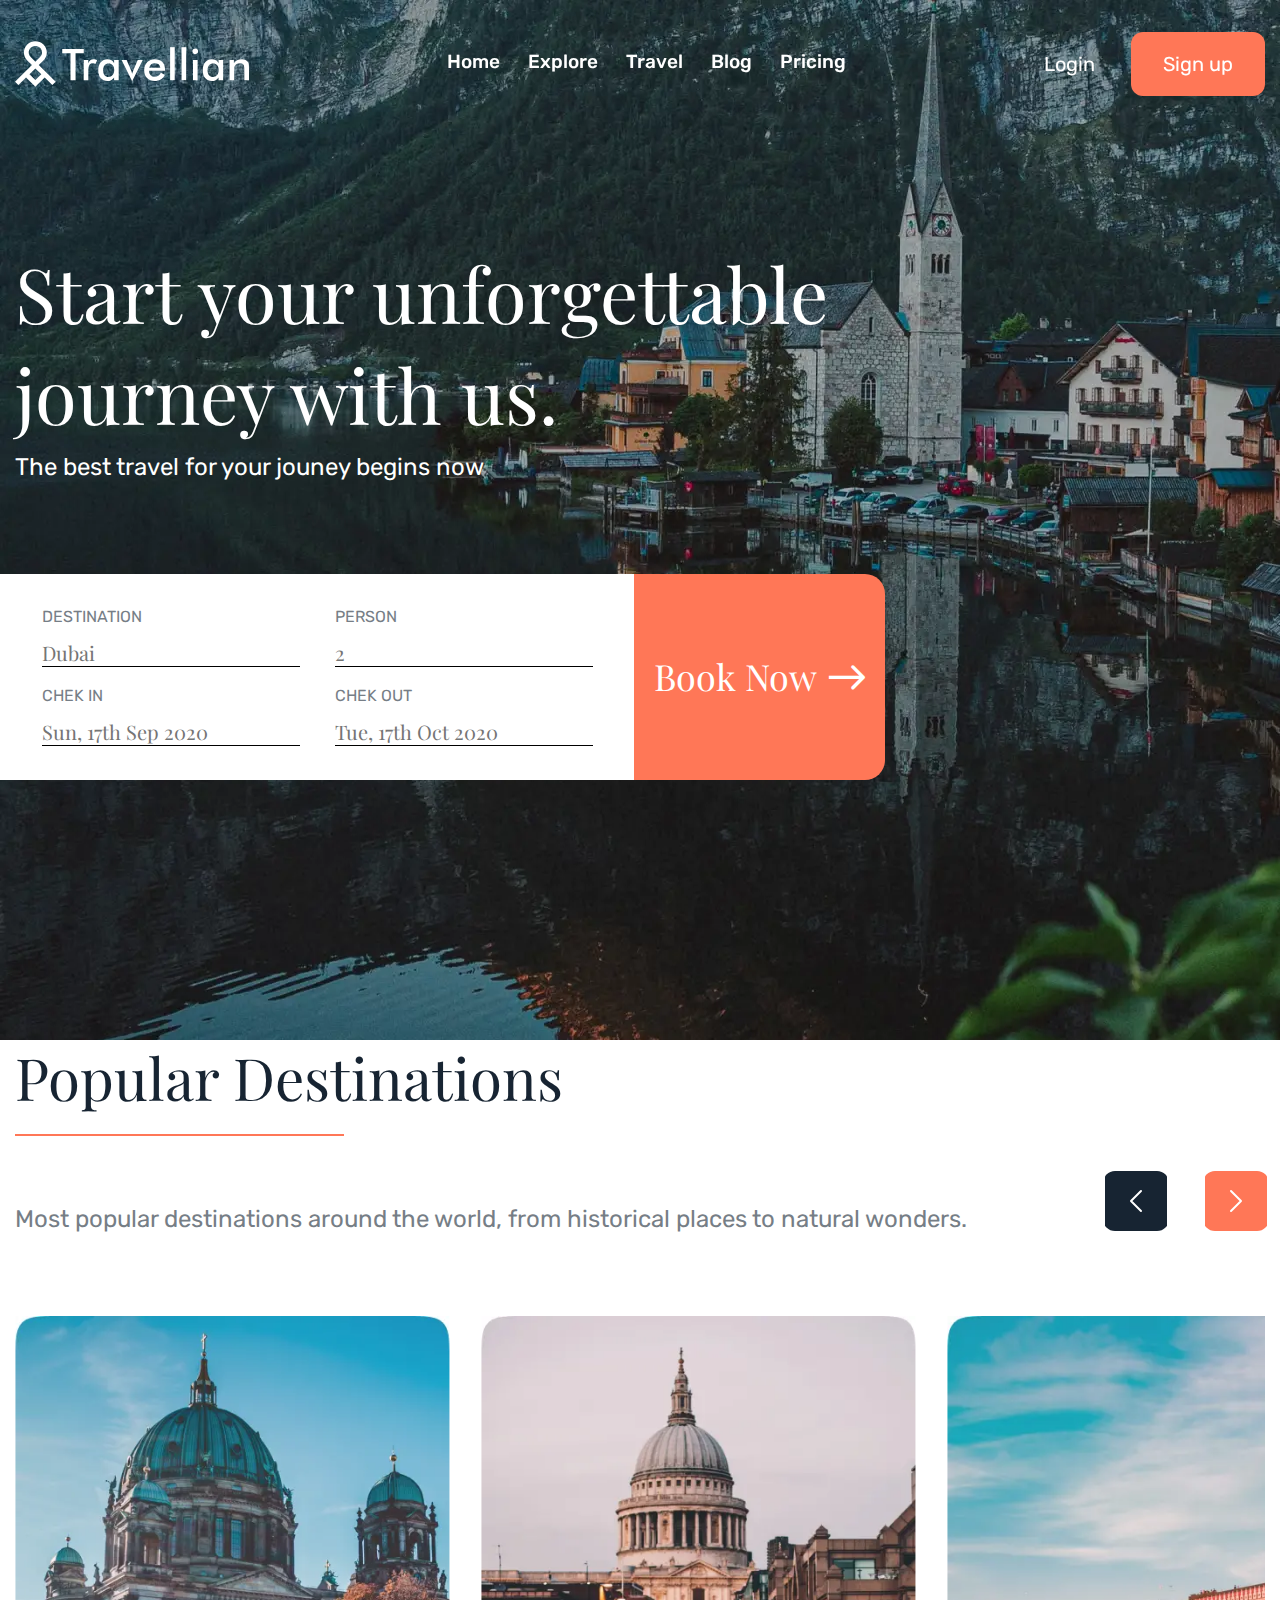
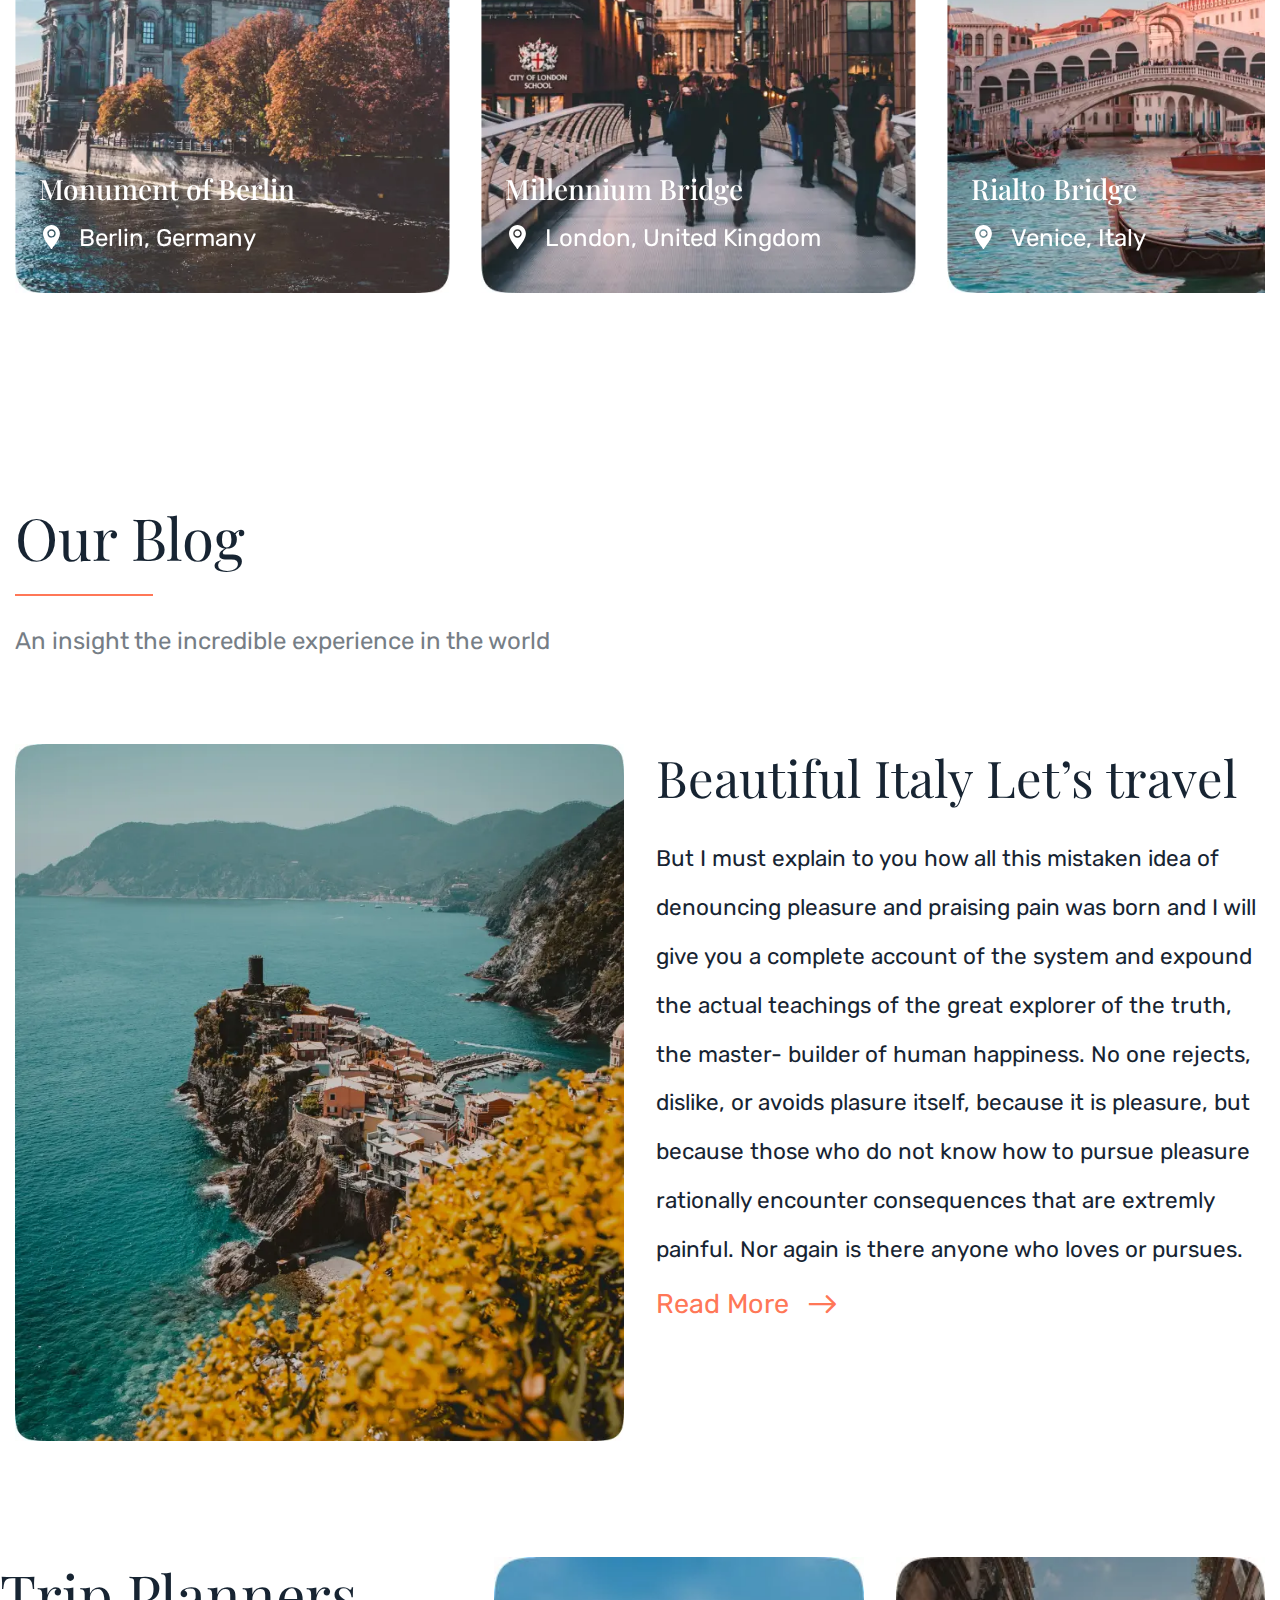
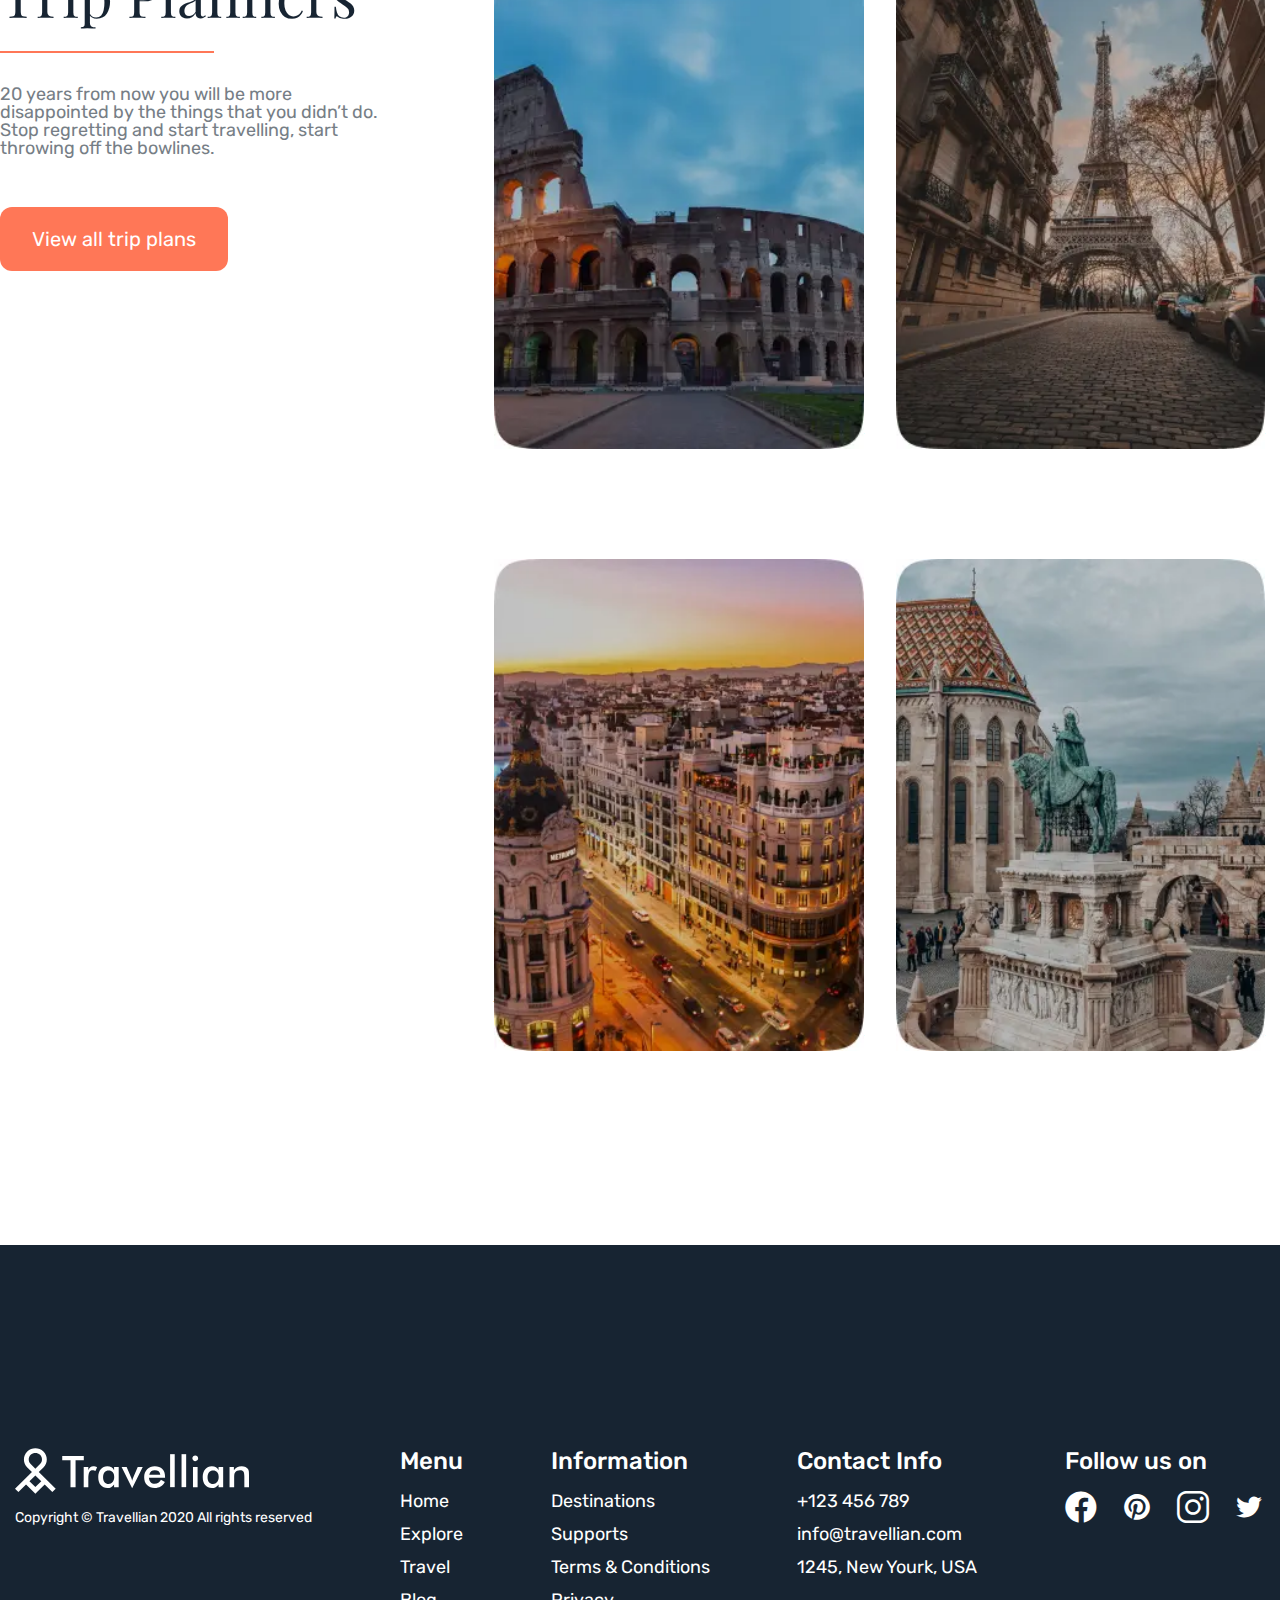
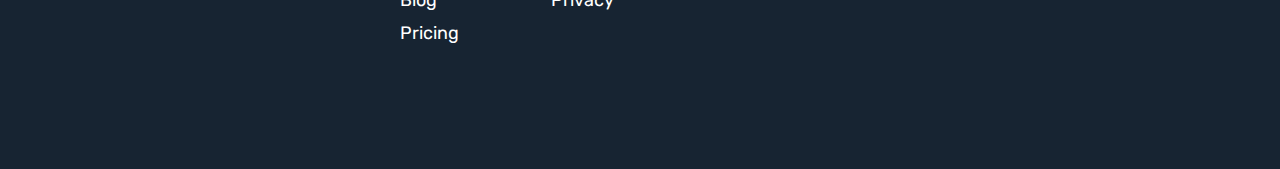
<file: index.html>
<!DOCTYPE html>
<html lang="en">

<head>
	<title>HomePage</title>
	<meta charset="UTF-8">
	<meta name="format-detection" content="telephone=no">
	<!-- <style>body{opacity: 0;}</style> -->
	<link rel="stylesheet" href="css/style.min.css?_v=20230128152516">
	<link rel="shortcut icon" href="favicon.ico">
	<!-- <meta name="robots" content="noindex, nofollow"> -->
	<meta name="viewport" content="width=device-width, initial-scale=1.0">
</head>

<body>
	<div class="wrapper">
		<header data-scroll-show class="header">
			<div class="header__container">
				<div class="header__logo">
					<img src="img/Logo.svg" alt="logo">
				</div>
				<div class="header__menu menu">
					<nav class="menu__body">
						<ul class="menu__list">
							<li class="menu__item"><a href="#" class="menu__link">Home</a></li>
							<li class="menu__item"><a href="#" class="menu__link">Explore</a></li>
							<li class="menu__item"><a href="#" class="menu__link">Travel</a></li>
							<li class="menu__item"><a href="#" class="menu__link">Blog</a></li>
							<li class="menu__item"><a href="#" class="menu__link">Pricing</a></li>
						</ul>
					</nav>
				</div>
				<div data-da=".menu__list, 768" class="header__action action">
					<a href="#" class="action__link">Login</a>
					<button type="button" class="action__button button">Sign up</button>
					<button data-da=".header__container, 768" type="button" class="icon-menu"><span></span></button>
				</div>
			</div>
		</header>


		<main class="page">
			<section class="page__start-trawel start-trawel">
				<div class="start-trawel__container">
					<div class="start-trawel__content">
						<h1 class="start-trawel__title">Start your unforgettable
							journey with us.</h1>
						<p class="start-trawel__text">The best travel for your jouney begins now</p>
					</div>
					<form class="start-trawel__form form-trawel" action="#" method="post">
						<div class="form-trawel__body">
							<div class="form-trawel__destination">
								<label for="destination" class="form-trawel__destination-label">Destination</label>
								<input id="destination" autocomplete="off" type="text" name="destination" data-error="error" placeholder="Dubai" class="input">
							</div>
							<div class="form-trawel__person">
								<label for="person" class="form-trawel__person-label">Person</label>
								<input id="person" autocomplete="off" type="number" name="person" data-error="error" placeholder="2" class="input">
							</div>
							<div class="form-trawel__chekin ">
								<label for="chekin" class="form-trawel__chekin-label">Chek In</label>
								<input id="chekin" data-datepicker name="chekin" placeholder="Sun, 17th Sep 2020" class="input">
							</div>
							<div class="form-trawel__chekout">
								<label for="chekout" class="form-trawel__chekout-label">Chek out</label>
								<input id="chekout" data-datepicker-1 name="chekout" placeholder="Tue, 17th Oct 2020" class="input">
							</div>
						</div>
						<button type="button" class="form-trawel__button _icon-Arrow-Right">Book Now</button>
					</form>
				</div>
			</section>
			<section class="destinations">
				<div class="destinations__container">
					<h2 class="destinations__title title">Popular Destinations</h2>
					<div class="destinations__content">
						<p class="destinations__text">Most popular destinations around the world, from historical places to natural wonders.</p>
						<div data-da=".desinations__slider, 768" class="destinations__swiper-navigation">
							<button type="button" class="swiper-button-prev"></button>
							<button type="button" class="swiper-button-next"></button>
						</div>
					</div>
					<!-- Оболочка слайдера -->
					<div class="desinations__slider swiper">
						<!-- Двигающееся часть слайдера -->
						<div class="desinations__wrapper swiper-wrapper">
							<!-- Слайд -->
							<div class="desinations__slide swiper-slide slide-destination">
								<div class="slide-destination__image">
									<picture><source srcset="img/slider-destination/destination-01.webp" type="image/webp"><img src="img/slider-destination/destination-01.jpg" alt="Berlin"></picture>
								</div>
								<div class="slide-destination__text">
									<p class="slide-destination__name">Monument of Berlin</p>
									<p class="slide-destination__lacation">Berlin, Germany</p>
								</div>
							</div>
							<div class="desinations__slide swiper-slide slide-destination">
								<div class="slide-destination__image">
									<picture><source srcset="img/slider-destination/destination-02.webp" type="image/webp"><img src="img/slider-destination/destination-02.jpg" alt="Berlin"></picture>
								</div>
								<div class="slide-destination__text">
									<p class="slide-destination__name">Millennium Bridge</p>
									<p class="slide-destination__lacation">London, United Kingdom</p>
								</div>
							</div>
							<div class="desinations__slide swiper-slide slide-destination">
								<div class="slide-destination__image">
									<picture><source srcset="img/slider-destination/destination-03.webp" type="image/webp"><img src="img/slider-destination/destination-03.jpg" alt="Berlin"></picture>
								</div>
								<div class="slide-destination__text">
									<p class="slide-destination__name">Rialto Bridge</p>
									<p class="slide-destination__lacation">Venice, Italy</p>
								</div>
							</div>
							<div class="desinations__slide swiper-slide slide-destination">
								<div class="slide-destination__image">
									<picture><source srcset="img/slider-destination/destination-04.webp" type="image/webp"><img src="img/slider-destination/destination-04.jpg" alt="Berlin"></picture>
								</div>
								<div class="slide-destination__text">
									<p class="slide-destination__name">Sea of Orange Tiles</p>
									<p class="slide-destination__lacation">Lisbon, Portugal</p>
								</div>
							</div>
						</div>
					</div>
				</div>
			</section>
			<section class="blog">
				<div class="blog__container">
					<div class="blog__header">
						<h2 class="blog__title title">Our Blog</h2>
						<p class="blog__subtitle">An insight the incredible experience in the world</p>
					</div>
					<div class="blog__content content-blog">
						<div class="content-blog__image">
							<picture><source srcset="img/slider-destination/blog.webp" type="image/webp"><img src="img/slider-destination/blog.jpg" alt="Italy"></picture>
						</div>
						<div class="content-blog__describe describe">
							<h3 class="describe__title">Beautiful Italy
								Let’s travel</h3>
							<p class="describe__text">But I must explain to you how all this mistaken idea of denouncing pleasure and praising pain was born and I will give you a complete account of the system and expound the actual teachings of the great explorer of the truth, the master- builder of human happiness. No one rejects, dislike, or avoids plasure itself, because it is pleasure, but because those who do not know how to pursue pleasure rationally encounter consequences that are extremly painful. Nor again is there anyone who loves or pursues.</p>
							<button type="button" class="describe__button _icon-Arrow-Right">Read More</button>
						</div>
					</div>
				</div>
			</section>
			<section class="trip-planers">
				<div class="trip-planers__contain">
					<div class="trip-planers__info info-trip">
						<h2 class="info-trip__title title">Trip Planners</h2>
						<p class="info-trip__text">20 years from now you will be more disappointed by the things that you didn’t do. Stop regretting and start travelling, start throwing off the bowlines.</p>
						<a href="#" class="info-trip__link button">View all trip plans</a>
					</div>
					<div class="trip-planers__content content-trip">
						<div class="content-trip__card">
							<div class="content-trip__image-ibg">
								<picture><source srcset="img/trip/Rome.webp" type="image/webp"><img src="img/trip/Rome.jpg" alt="Rome"></picture>
							</div>
							<div class="content-trip__main-info">
								<div class="content-trip__price">
									<div class="content-trip__guide">Guided Tour</div>
									<div class="content-trip__price-day">€99/Day</div>
								</div>
								<div class="content-trip__trip-name">Rome City Tour</div>
								<div class="content-trip__rating">
									<div class="content-trip__trip-rating"></div>
									<div class="content-trip__trip-duration">7 Days tour</div>
								</div>
							</div>
						</div>
						<div class="content-trip__card">
							<div class="content-trip__image-ibg">
								<picture><source srcset="img/trip/Paris.webp" type="image/webp"><img src="img/trip/Paris.jpg" alt="Paris"></picture>
							</div>
							<div class="content-trip__main-info">
								<div class="content-trip__price">
									<div class="content-trip__guide">Guided Tour</div>
									<div class="content-trip__price-day">€99/Day</div>
								</div>
								<div class="content-trip__trip-name">Paris City Tour</div>
								<div class="content-trip__rating">
									<div class="content-trip__trip-rating"></div>
									<div class="content-trip__trip-duration">7 Days tour</div>
								</div>
							</div>
						</div>
						<div class="content-trip__card">
							<div class="content-trip__image-ibg">
								<picture><source srcset="img/trip/Wien.webp" type="image/webp"><img src="img/trip/Wien.jpg" alt="Wien"></picture>
							</div>
							<div class="content-trip__main-info">
								<div class="content-trip__price">
									<div class="content-trip__guide">Guided Tour</div>
									<div class="content-trip__price-day">€99/Day</div>
								</div>
								<div class="content-trip__trip-name">Wien City Tour</div>
								<div class="content-trip__rating">
									<div class="content-trip__trip-rating"></div>
									<div class="content-trip__trip-duration">7 Days tour</div>
								</div>
							</div>
						</div>
						<div class="content-trip__card">
							<div class="content-trip__image-ibg">
								<picture><source srcset="img/trip/Budapesht.webp" type="image/webp"><img src="img/trip/Budapesht.jpg" alt="Budapesht"></picture>
							</div>
							<div class="content-trip__main-info">
								<div class="content-trip__price">
									<div class="content-trip__guide">Guided Tour</div>
									<div class="content-trip__price-day">€99/Day</div>
								</div>
								<div class="content-trip__trip-name">Budapesht City Tour</div>
								<div class="content-trip__rating">
									<div class="content-trip__trip-rating"></div>
									<div class="content-trip__trip-duration">7 Days tour</div>
								</div>
							</div>
						</div>
					</div>
				</div>
			</section>
		</main>
		<footer data-spollers="768,max" class="footer _header-scroll">
			<div class="footer__container">
				<div class="footer__logo">
					<div class="footer__logo-img">
						<img src="img/Logo.svg" alt="logo">
					</div>
					<p class="footer__roots">Copyright © Travellian 2020 All rights reserved</p>
				</div>
				<div class="footer__menu footer-block">
					<button type="button" data-spoller class="footer__menu-title footer-title">Menu</button>
					<ul class="footer__menu-list">
						<li class="footer__menu-item"><a href="#">Home</a></li>
						<li class="footer__menu-item"><a href="#">Explore</a></li>
						<li class="footer__menu-item"><a href="#">Travel</a></li>
						<li class="footer__menu-item"><a href="#">Blog</a></li>
						<li class="footer__menu-item"><a href="#">Pricing</a></li>
					</ul>
				</div>
				<div class="footer__info footer-block">
					<button type="button" data-spoller class="footer__info-title footer-title">Information</button>
					<ul class="footer__info-list">
						<li class="footer__info-item"><a href="#" class="info-link">Destinations</a></li>
						<li class="footer__info-item"><a href="#" class="info-link">Supports</a></li>
						<li class="footer__info-item"><a href="#" class="info-link">Terms & Conditions</a></li>
						<li class="footer__info-item"><a href="#" class="info-link">Privacy</a></li>
					</ul>
				</div>
				<div class="footer__contacts footer-block">
					<button type="button" data-spoller class="footer__contacts-title footer-title">Contact Info</button>
					<ul class="footer__contacts-list">
						<li class="footer__phone">+123 456 789</li>
						<li class="footer__mail">info@travellian.com</li>
						<li class="footer__adress">1245, New Yourk, USA</li>
					</ul>
				</div>
				<div class="footer__follow-us">
					<div class="footer__follow-us-title footer-title">Follow us on</div>
					<ul class="footer__social">
						<li class="footer__facebook"><a href="#" class="_icon-facebook"></a></li>
						<li class="footer__pinterest"><a href="#" class="_icon-pinterest"></a></li>
						<li class="footer__instagram"><a href="#" class="_icon-instagram"></a></li>
						<li class="footer__twitter"><a href="#" class="_icon-twitter"></a></li>
					</ul class="footer__social">
				</div>
			</div>
	</div>
	</footer>

	</div>
	<script src="js/app.min.js?_v=20230128152516"></script>
</body>

</html>
</file>
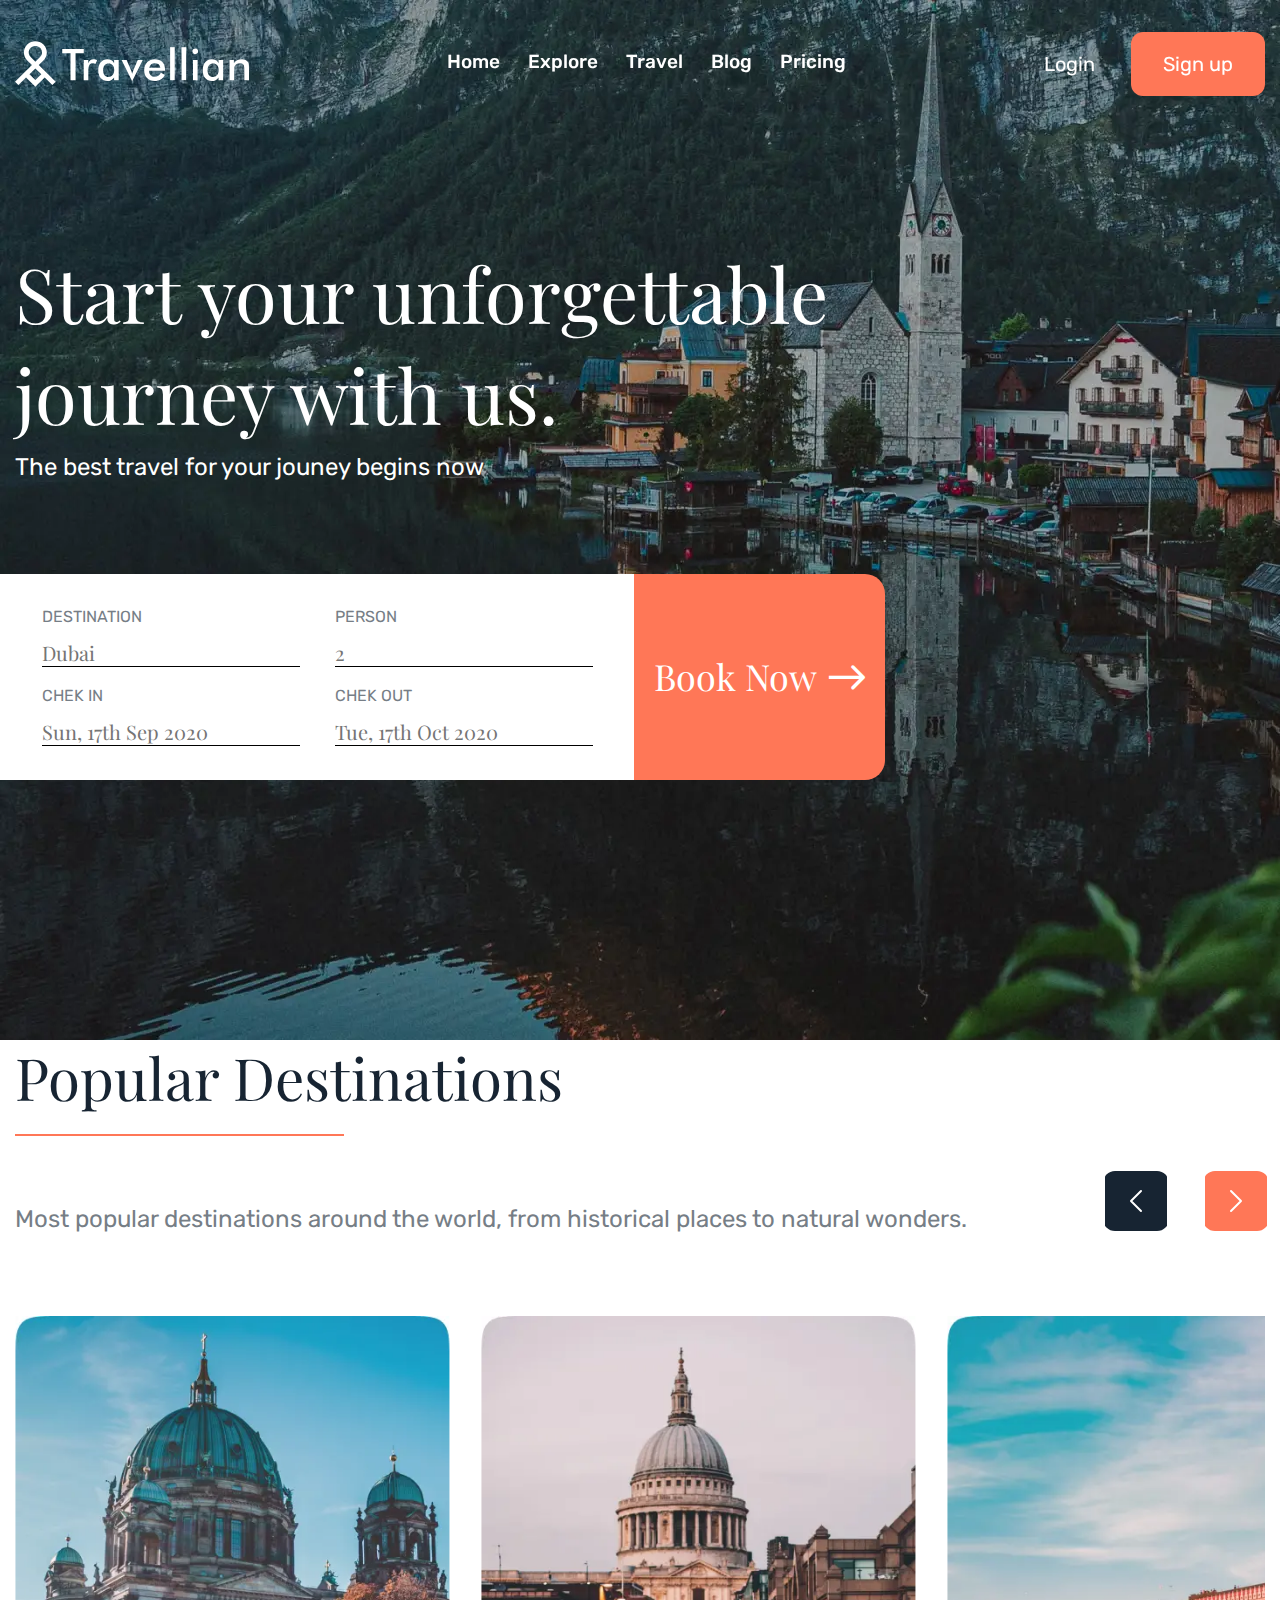
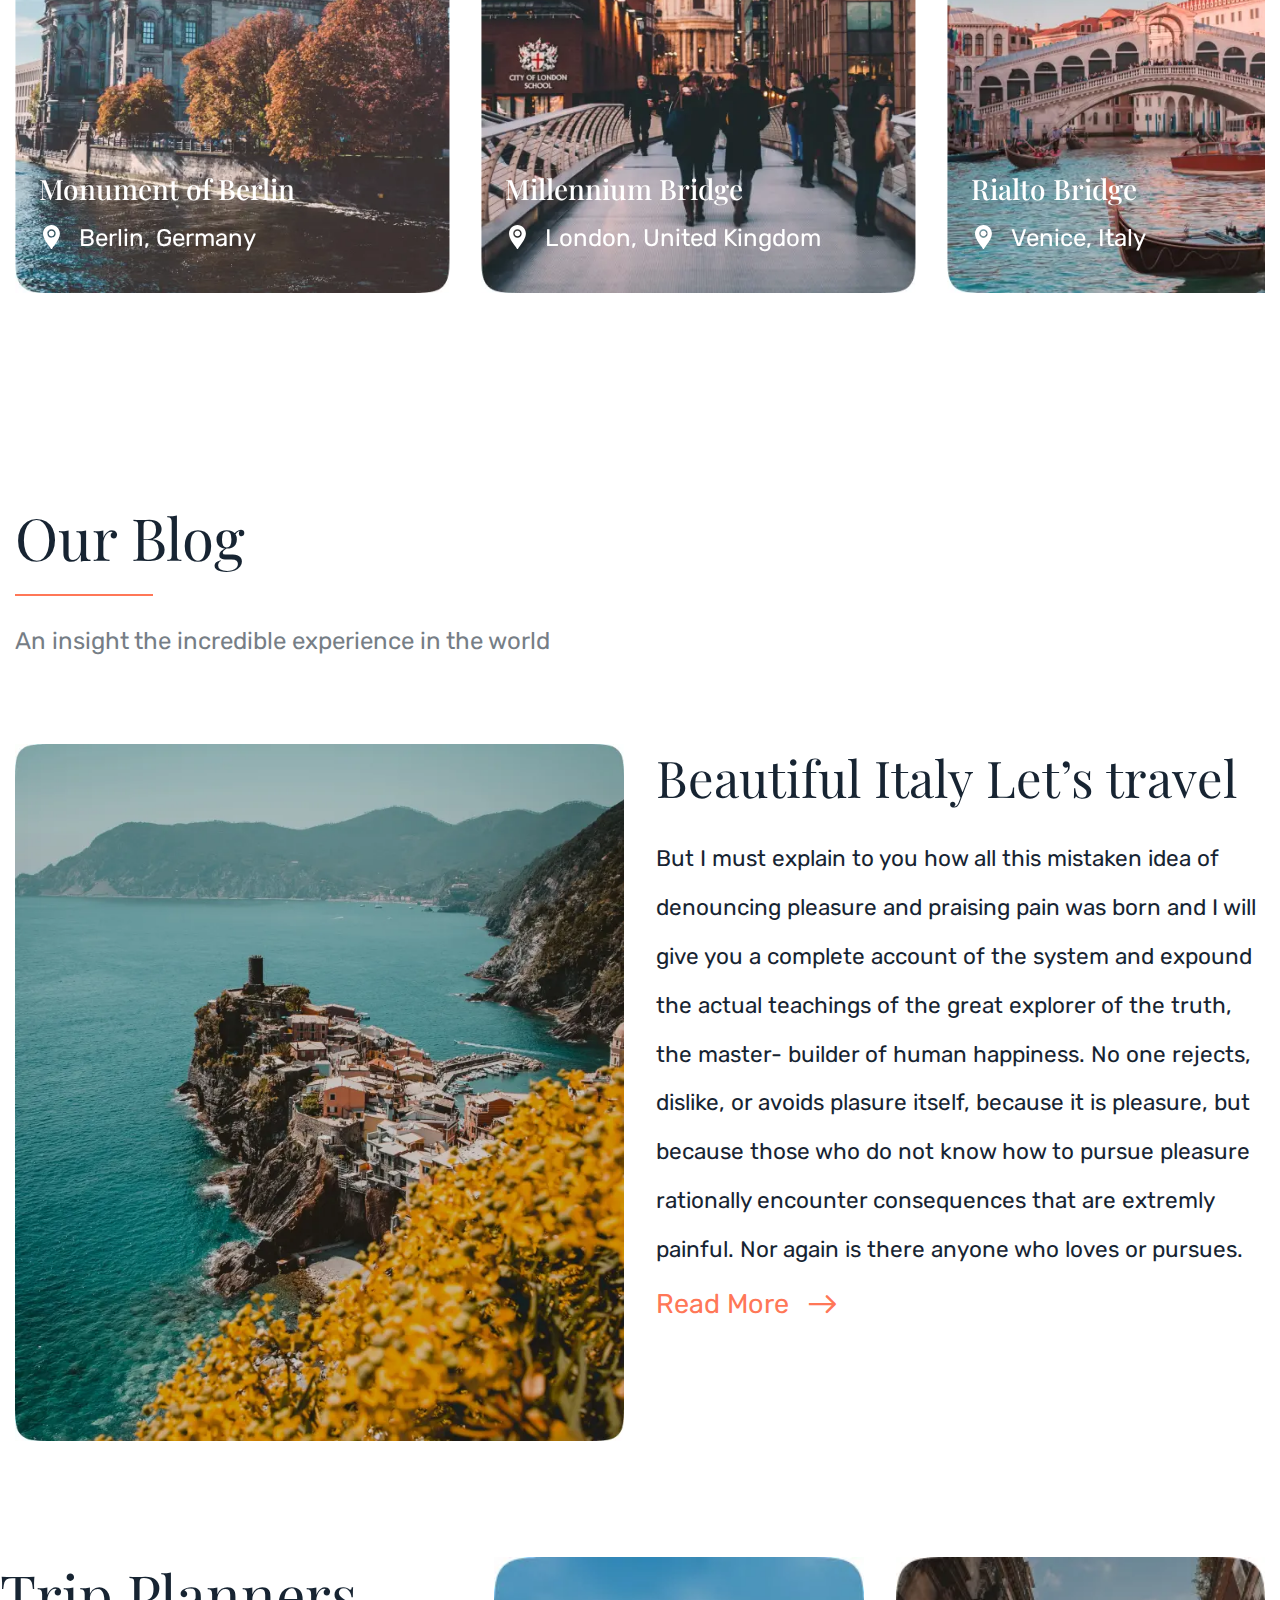
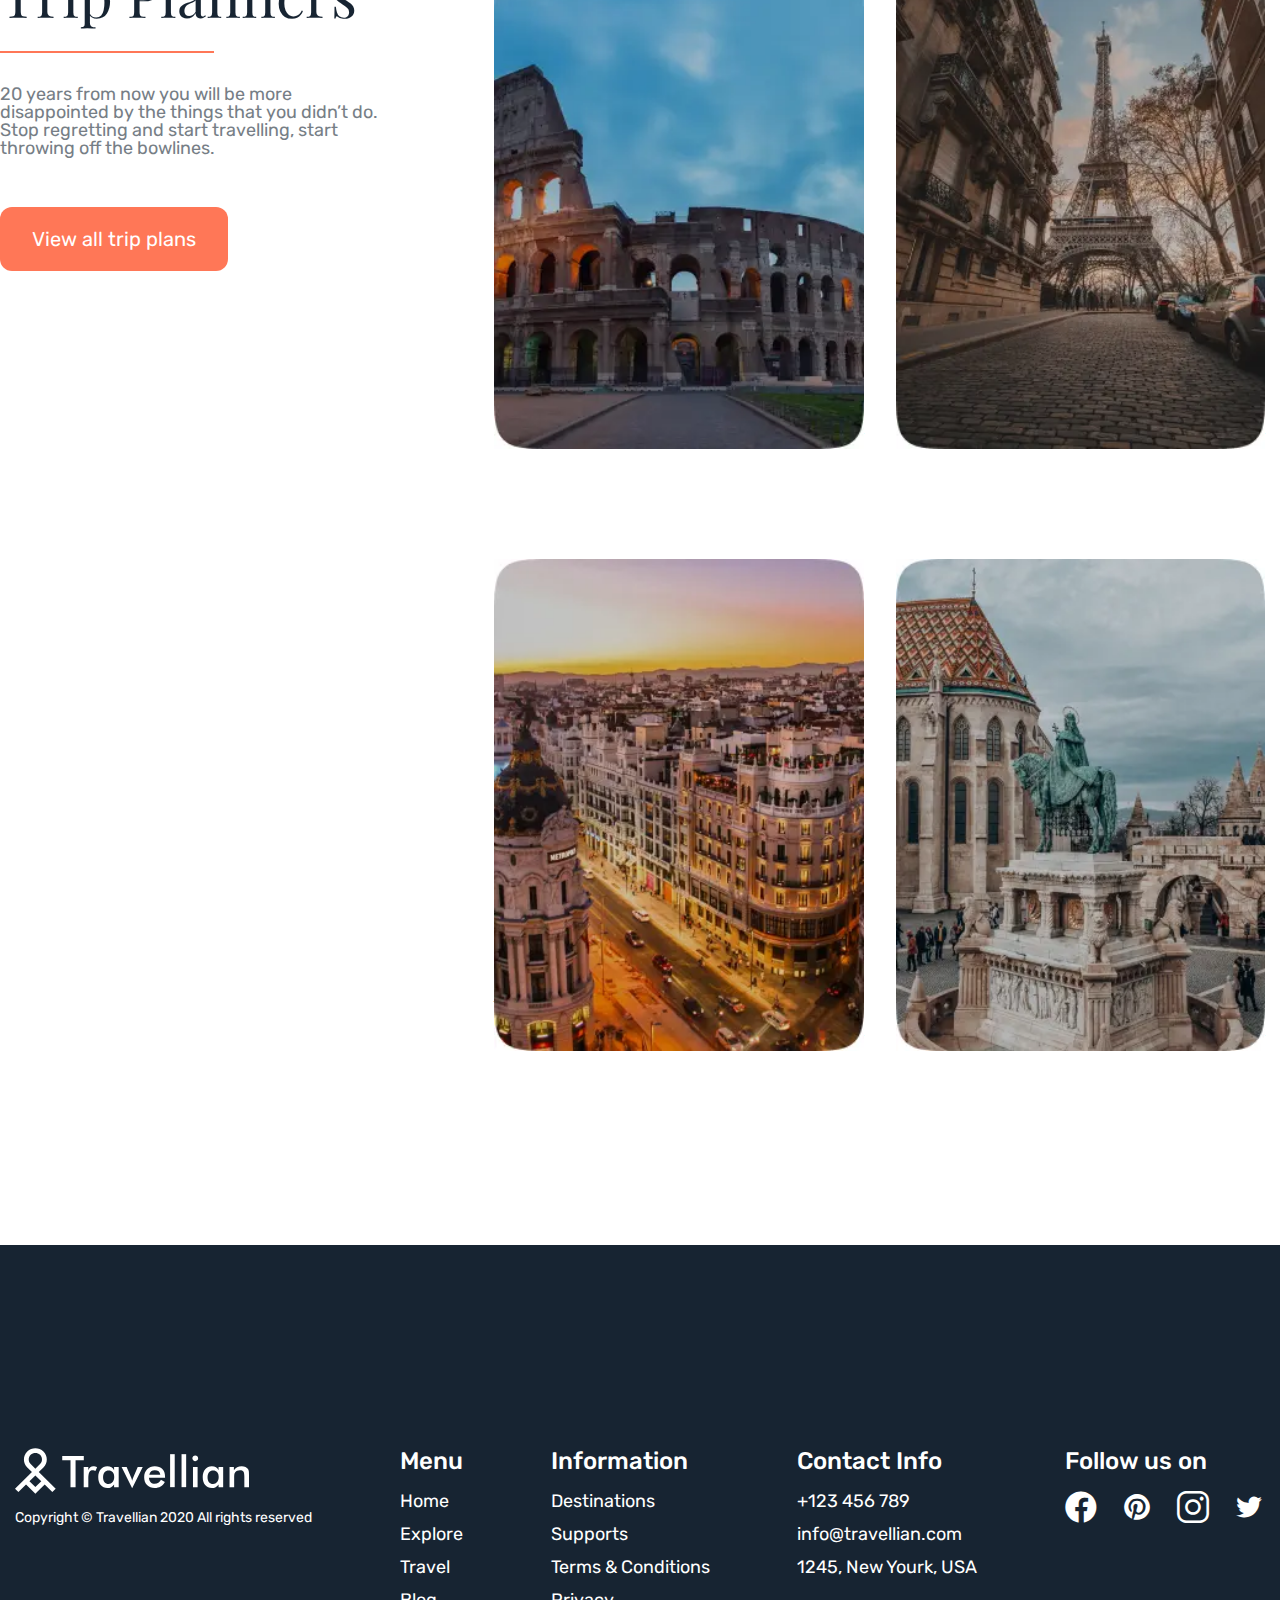
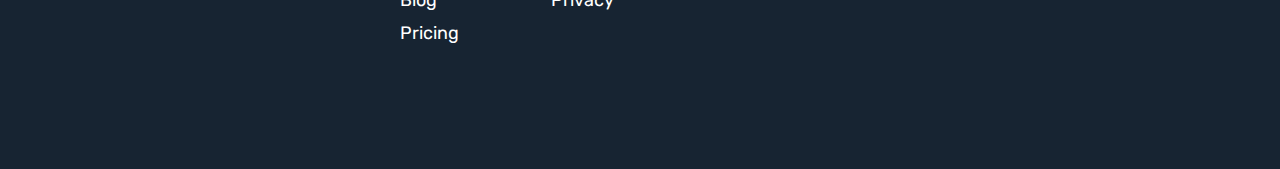
<file: home.html>
<!DOCTYPE html>
<html lang="en">

<head>
	<title>HomePage</title>
	<meta charset="UTF-8">
	<meta name="format-detection" content="telephone=no">
	<!-- <style>body{opacity: 0;}</style> -->
	<link rel="stylesheet" href="css/style.min.css?_v=20230128152516">
	<link rel="shortcut icon" href="favicon.ico">
	<!-- <meta name="robots" content="noindex, nofollow"> -->
	<meta name="viewport" content="width=device-width, initial-scale=1.0">
</head>

<body>
	<div class="wrapper">
		<header data-scroll-show class="header">
			<div class="header__container">
				<div class="header__logo">
					<img src="img/Logo.svg" alt="logo">
				</div>
				<div class="header__menu menu">
					<nav class="menu__body">
						<ul class="menu__list">
							<li class="menu__item"><a href="#" class="menu__link">Home</a></li>
							<li class="menu__item"><a href="#" class="menu__link">Explore</a></li>
							<li class="menu__item"><a href="#" class="menu__link">Travel</a></li>
							<li class="menu__item"><a href="#" class="menu__link">Blog</a></li>
							<li class="menu__item"><a href="#" class="menu__link">Pricing</a></li>
						</ul>
					</nav>
				</div>
				<div data-da=".menu__list, 768" class="header__action action">
					<a href="#" class="action__link">Login</a>
					<button type="button" class="action__button button">Sign up</button>
					<button data-da=".header__container, 768" type="button" class="icon-menu"><span></span></button>
				</div>
			</div>
		</header>


		<main class="page">
			<section class="page__start-trawel start-trawel">
				<div class="start-trawel__container">
					<div class="start-trawel__content">
						<h1 class="start-trawel__title">Start your unforgettable
							journey with us.</h1>
						<p class="start-trawel__text">The best travel for your jouney begins now</p>
					</div>
					<form class="start-trawel__form form-trawel" action="#" method="post">
						<div class="form-trawel__body">
							<div class="form-trawel__destination">
								<label for="destination" class="form-trawel__destination-label">Destination</label>
								<input id="destination" autocomplete="off" type="text" name="destination" data-error="error" placeholder="Dubai" class="input">
							</div>
							<div class="form-trawel__person">
								<label for="person" class="form-trawel__person-label">Person</label>
								<input id="person" autocomplete="off" type="number" name="person" data-error="error" placeholder="2" class="input">
							</div>
							<div class="form-trawel__chekin ">
								<label for="chekin" class="form-trawel__chekin-label">Chek In</label>
								<input id="chekin" data-datepicker name="chekin" placeholder="Sun, 17th Sep 2020" class="input">
							</div>
							<div class="form-trawel__chekout">
								<label for="chekout" class="form-trawel__chekout-label">Chek out</label>
								<input id="chekout" data-datepicker-1 name="chekout" placeholder="Tue, 17th Oct 2020" class="input">
							</div>
						</div>
						<button type="button" class="form-trawel__button _icon-Arrow-Right">Book Now</button>
					</form>
				</div>
			</section>
			<section class="destinations">
				<div class="destinations__container">
					<h2 class="destinations__title title">Popular Destinations</h2>
					<div class="destinations__content">
						<p class="destinations__text">Most popular destinations around the world, from historical places to natural wonders.</p>
						<div data-da=".desinations__slider, 768" class="destinations__swiper-navigation">
							<button type="button" class="swiper-button-prev"></button>
							<button type="button" class="swiper-button-next"></button>
						</div>
					</div>
					<!-- Оболочка слайдера -->
					<div class="desinations__slider swiper">
						<!-- Двигающееся часть слайдера -->
						<div class="desinations__wrapper swiper-wrapper">
							<!-- Слайд -->
							<div class="desinations__slide swiper-slide slide-destination">
								<div class="slide-destination__image">
									<picture><source srcset="img/slider-destination/destination-01.webp" type="image/webp"><img src="img/slider-destination/destination-01.jpg" alt="Berlin"></picture>
								</div>
								<div class="slide-destination__text">
									<p class="slide-destination__name">Monument of Berlin</p>
									<p class="slide-destination__lacation">Berlin, Germany</p>
								</div>
							</div>
							<div class="desinations__slide swiper-slide slide-destination">
								<div class="slide-destination__image">
									<picture><source srcset="img/slider-destination/destination-02.webp" type="image/webp"><img src="img/slider-destination/destination-02.jpg" alt="Berlin"></picture>
								</div>
								<div class="slide-destination__text">
									<p class="slide-destination__name">Millennium Bridge</p>
									<p class="slide-destination__lacation">London, United Kingdom</p>
								</div>
							</div>
							<div class="desinations__slide swiper-slide slide-destination">
								<div class="slide-destination__image">
									<picture><source srcset="img/slider-destination/destination-03.webp" type="image/webp"><img src="img/slider-destination/destination-03.jpg" alt="Berlin"></picture>
								</div>
								<div class="slide-destination__text">
									<p class="slide-destination__name">Rialto Bridge</p>
									<p class="slide-destination__lacation">Venice, Italy</p>
								</div>
							</div>
							<div class="desinations__slide swiper-slide slide-destination">
								<div class="slide-destination__image">
									<picture><source srcset="img/slider-destination/destination-04.webp" type="image/webp"><img src="img/slider-destination/destination-04.jpg" alt="Berlin"></picture>
								</div>
								<div class="slide-destination__text">
									<p class="slide-destination__name">Sea of Orange Tiles</p>
									<p class="slide-destination__lacation">Lisbon, Portugal</p>
								</div>
							</div>
						</div>
					</div>
				</div>
			</section>
			<section class="blog">
				<div class="blog__container">
					<div class="blog__header">
						<h2 class="blog__title title">Our Blog</h2>
						<p class="blog__subtitle">An insight the incredible experience in the world</p>
					</div>
					<div class="blog__content content-blog">
						<div class="content-blog__image">
							<picture><source srcset="img/slider-destination/blog.webp" type="image/webp"><img src="img/slider-destination/blog.jpg" alt="Italy"></picture>
						</div>
						<div class="content-blog__describe describe">
							<h3 class="describe__title">Beautiful Italy
								Let’s travel</h3>
							<p class="describe__text">But I must explain to you how all this mistaken idea of denouncing pleasure and praising pain was born and I will give you a complete account of the system and expound the actual teachings of the great explorer of the truth, the master- builder of human happiness. No one rejects, dislike, or avoids plasure itself, because it is pleasure, but because those who do not know how to pursue pleasure rationally encounter consequences that are extremly painful. Nor again is there anyone who loves or pursues.</p>
							<button type="button" class="describe__button _icon-Arrow-Right">Read More</button>
						</div>
					</div>
				</div>
			</section>
			<section class="trip-planers">
				<div class="trip-planers__contain">
					<div class="trip-planers__info info-trip">
						<h2 class="info-trip__title title">Trip Planners</h2>
						<p class="info-trip__text">20 years from now you will be more disappointed by the things that you didn’t do. Stop regretting and start travelling, start throwing off the bowlines.</p>
						<a href="#" class="info-trip__link button">View all trip plans</a>
					</div>
					<div class="trip-planers__content content-trip">
						<div class="content-trip__card">
							<div class="content-trip__image-ibg">
								<picture><source srcset="img/trip/Rome.webp" type="image/webp"><img src="img/trip/Rome.jpg" alt="Rome"></picture>
							</div>
							<div class="content-trip__main-info">
								<div class="content-trip__price">
									<div class="content-trip__guide">Guided Tour</div>
									<div class="content-trip__price-day">€99/Day</div>
								</div>
								<div class="content-trip__trip-name">Rome City Tour</div>
								<div class="content-trip__rating">
									<div class="content-trip__trip-rating"></div>
									<div class="content-trip__trip-duration">7 Days tour</div>
								</div>
							</div>
						</div>
						<div class="content-trip__card">
							<div class="content-trip__image-ibg">
								<picture><source srcset="img/trip/Paris.webp" type="image/webp"><img src="img/trip/Paris.jpg" alt="Paris"></picture>
							</div>
							<div class="content-trip__main-info">
								<div class="content-trip__price">
									<div class="content-trip__guide">Guided Tour</div>
									<div class="content-trip__price-day">€99/Day</div>
								</div>
								<div class="content-trip__trip-name">Paris City Tour</div>
								<div class="content-trip__rating">
									<div class="content-trip__trip-rating"></div>
									<div class="content-trip__trip-duration">7 Days tour</div>
								</div>
							</div>
						</div>
						<div class="content-trip__card">
							<div class="content-trip__image-ibg">
								<picture><source srcset="img/trip/Wien.webp" type="image/webp"><img src="img/trip/Wien.jpg" alt="Wien"></picture>
							</div>
							<div class="content-trip__main-info">
								<div class="content-trip__price">
									<div class="content-trip__guide">Guided Tour</div>
									<div class="content-trip__price-day">€99/Day</div>
								</div>
								<div class="content-trip__trip-name">Wien City Tour</div>
								<div class="content-trip__rating">
									<div class="content-trip__trip-rating"></div>
									<div class="content-trip__trip-duration">7 Days tour</div>
								</div>
							</div>
						</div>
						<div class="content-trip__card">
							<div class="content-trip__image-ibg">
								<picture><source srcset="img/trip/Budapesht.webp" type="image/webp"><img src="img/trip/Budapesht.jpg" alt="Budapesht"></picture>
							</div>
							<div class="content-trip__main-info">
								<div class="content-trip__price">
									<div class="content-trip__guide">Guided Tour</div>
									<div class="content-trip__price-day">€99/Day</div>
								</div>
								<div class="content-trip__trip-name">Budapesht City Tour</div>
								<div class="content-trip__rating">
									<div class="content-trip__trip-rating"></div>
									<div class="content-trip__trip-duration">7 Days tour</div>
								</div>
							</div>
						</div>
					</div>
				</div>
			</section>
		</main>
		<footer data-spollers="768,max" class="footer _header-scroll">
			<div class="footer__container">
				<div class="footer__logo">
					<div class="footer__logo-img">
						<img src="img/Logo.svg" alt="logo">
					</div>
					<p class="footer__roots">Copyright © Travellian 2020 All rights reserved</p>
				</div>
				<div class="footer__menu footer-block">
					<button type="button" data-spoller class="footer__menu-title footer-title">Menu</button>
					<ul class="footer__menu-list">
						<li class="footer__menu-item"><a href="#">Home</a></li>
						<li class="footer__menu-item"><a href="#">Explore</a></li>
						<li class="footer__menu-item"><a href="#">Travel</a></li>
						<li class="footer__menu-item"><a href="#">Blog</a></li>
						<li class="footer__menu-item"><a href="#">Pricing</a></li>
					</ul>
				</div>
				<div class="footer__info footer-block">
					<button type="button" data-spoller class="footer__info-title footer-title">Information</button>
					<ul class="footer__info-list">
						<li class="footer__info-item"><a href="#" class="info-link">Destinations</a></li>
						<li class="footer__info-item"><a href="#" class="info-link">Supports</a></li>
						<li class="footer__info-item"><a href="#" class="info-link">Terms & Conditions</a></li>
						<li class="footer__info-item"><a href="#" class="info-link">Privacy</a></li>
					</ul>
				</div>
				<div class="footer__contacts footer-block">
					<button type="button" data-spoller class="footer__contacts-title footer-title">Contact Info</button>
					<ul class="footer__contacts-list">
						<li class="footer__phone">+123 456 789</li>
						<li class="footer__mail">info@travellian.com</li>
						<li class="footer__adress">1245, New Yourk, USA</li>
					</ul>
				</div>
				<div class="footer__follow-us">
					<div class="footer__follow-us-title footer-title">Follow us on</div>
					<ul class="footer__social">
						<li class="footer__facebook"><a href="#" class="_icon-facebook"></a></li>
						<li class="footer__pinterest"><a href="#" class="_icon-pinterest"></a></li>
						<li class="footer__instagram"><a href="#" class="_icon-instagram"></a></li>
						<li class="footer__twitter"><a href="#" class="_icon-twitter"></a></li>
					</ul class="footer__social">
				</div>
			</div>
	</div>
	</footer>

	</div>
	<script src="js/app.min.js?_v=20230128152516"></script>
</body>

</html>
</file>
<file: css/style.min.css>
@charset "UTF-8";@import url(https://fonts.googleapis.com/css?family=Rubik:regular,500&display=swap);@import url(https://fonts.googleapis.com/css?family=Playfair+Display:regular,500,600&display=swap);@import url(https://fonts.googleapis.com/css?family=Mulish:regular&display=swap);@font-face{font-family:icons;font-display:swap;src:url(../fonts/icons.woff2) format("woff2"),url(../fonts/icons.woff) format("woff");font-weight:400;font-style:normal}[class*=_icon-]:before{font-family:icons;font-style:normal;font-weight:400;font-variant:normal;text-transform:none;line-height:1;-webkit-font-smoothing:antialiased;-moz-osx-font-smoothing:grayscale}[class*=_icon-]:before{display:block}._icon-Arrow-Right:before{content:"\e900"}._icon-chevron-down:before{content:"\e901"}._icon-facebook:before{content:"\e902"}._icon-instagram:before{content:"\e903"}._icon-location:before{content:"\e904"}._icon-pinterest:before{content:"\e905"}._icon-Slide-left:before{content:"\e906"}._icon-Slide-right:before{content:"\e907"}._icon-star:before{content:"\e908"}._icon-twitter:before{content:"\e909"}*{padding:0;margin:0;border:0}*,:after,:before{-webkit-box-sizing:border-box;box-sizing:border-box}body,html{height:100%;min-width:320px}body{color:#767e86;line-height:1;font-family:Rubik;font-size:1.125rem;-ms-text-size-adjust:100%;-moz-text-size-adjust:100%;-webkit-text-size-adjust:100%;-webkit-font-smoothing:antialiased;-moz-osx-font-smoothing:grayscale}button,input,textarea{font-family:Rubik;font-size:inherit}button{cursor:pointer;color:inherit;background-color:inherit}a{color:inherit;text-decoration:none}ul li{list-style:none}img{vertical-align:top}h1,h2,h3,h4,h5,h6{font-weight:inherit;font-size:inherit}.lock body{overflow:hidden;-ms-touch-action:none;touch-action:none;-ms-scroll-chaining:none;overscroll-behavior:none}.wrapper{min-height:100%;display:-webkit-box;display:-ms-flexbox;display:flex;-webkit-box-orient:vertical;-webkit-box-direction:normal;-ms-flex-direction:column;flex-direction:column;overflow:hidden}@supports (overflow:clip){.wrapper{overflow:clip}}.wrapper>main{-webkit-box-flex:1;-ms-flex:1 1 auto;flex:1 1 auto}.wrapper>*{min-width:0}[class*=__container]{max-width:99.125rem;margin:0 auto;padding:0 .9375rem}.quantity{width:88px;height:40px;display:-webkit-box;display:-ms-flexbox;display:flex;border:1px solid rgba(166,166,166,.45)}.quantity__button{-webkit-box-flex:0;-ms-flex:0 0 30px;flex:0 0 30px;position:relative;cursor:pointer}.quantity__button::after,.quantity__button::before{content:"";position:absolute;top:50%;left:50%;-webkit-transition:all .3s ease 0s;-o-transition:all .3s ease 0s;transition:all .3s ease 0s;margin:0 0 0 -4.5px;background-color:#a6a6a6;width:9px;height:1px}.quantity__button_plus::before{-webkit-transform:rotate(-90deg);-ms-transform:rotate(-90deg);transform:rotate(-90deg)}.quantity__input{-webkit-box-flex:1;-ms-flex:1 1 auto;flex:1 1 auto}.quantity__input input{height:100%;color:#a6a6a6;font-size:12px;width:100%;text-align:center}.qs-datepicker-container{margin:5px;font-size:1rem;font-family:sans-serif;color:#000;position:absolute;width:15.625em;display:-webkit-box;display:-ms-flexbox;display:flex;-webkit-box-orient:vertical;-webkit-box-direction:normal;-ms-flex-direction:column;flex-direction:column;z-index:9001;-webkit-user-select:none;-moz-user-select:none;-ms-user-select:none;user-select:none;overflow:hidden;background:#000;-webkit-box-shadow:0 1.25em 1.25em -.9375em rgba(0,0,0,.3);box-shadow:0 1.25em 1.25em -.9375em rgba(0,0,0,.3);border-right:1px solid #fff;border-left:1px solid #f1ad70;padding:5px}.qs-datepicker-container:after,.qs-datepicker-container:before{content:"";width:100%;height:2px;left:0;z-index:2;position:absolute;background-image:-webkit-gradient(linear,left top,right top,from(#f1ad70),to(#fffdf2));background-image:-o-linear-gradient(left,#f1ad70 0,#fffdf2 100%);background-image:linear-gradient(to right,#f1ad70 0,#fffdf2 100%)}.qs-datepicker-container:before{top:0}.qs-datepicker-container:after{bottom:0}.qs-datepicker-container *{-webkit-box-sizing:border-box;box-sizing:border-box}.qs-datepicker-container.qs-centered{position:fixed;top:50%;left:50%;-webkit-transform:translate(-50%,-50%);-ms-transform:translate(-50%,-50%);transform:translate(-50%,-50%)}.qs-datepicker-container.qs-hidden{display:none}.qs-datepicker .qs-overlay{position:absolute;top:0;left:0;background:rgba(0,0,0,.75);color:#fff;width:100%;height:100%;padding:.5em;z-index:1;opacity:1;-webkit-transition:opacity .3s;-o-transition:opacity .3s;transition:opacity .3s;display:-webkit-box;display:-ms-flexbox;display:flex;-webkit-box-orient:vertical;-webkit-box-direction:normal;-ms-flex-direction:column;flex-direction:column}.qs-datepicker .qs-overlay.qs-hidden{opacity:0;z-index:-1}.qs-datepicker .qs-overlay .qs-overlay-year{background:rgba(0,0,0,0);border:none;border-bottom:1px solid #fff;border-radius:0;color:#fff;font-size:.875em;padding:.25em 0;width:80%;text-align:center;margin:0 auto;display:block}.qs-datepicker .qs-overlay .qs-overlay-year::-webkit-inner-spin-button{-webkit-appearance:none}.qs-datepicker .qs-overlay .qs-close{padding:.5em;cursor:pointer;position:absolute;top:0;right:0}.qs-datepicker .qs-overlay .qs-submit{border:1px solid #fff;border-radius:.26392em;padding:.5em;margin:0 auto auto;cursor:pointer;background:hsla(0deg,0%,50.2%,.4)}.qs-datepicker .qs-overlay .qs-submit.qs-disabled{color:grey;border-color:grey;cursor:not-allowed}.qs-datepicker .qs-overlay .qs-overlay-month-container{display:-webkit-box;display:-ms-flexbox;display:flex;-ms-flex-wrap:wrap;flex-wrap:wrap;-webkit-box-flex:1;-ms-flex-positive:1;flex-grow:1}.qs-datepicker .qs-overlay .qs-overlay-month{display:-webkit-box;display:-ms-flexbox;display:flex;-webkit-box-pack:center;-ms-flex-pack:center;justify-content:center;-webkit-box-align:center;-ms-flex-align:center;align-items:center;width:33.33333%;cursor:pointer;opacity:.5;-webkit-transition:opacity .15s;-o-transition:opacity .15s;transition:opacity .15s}.qs-datepicker .qs-overlay .qs-overlay-month.active,.qs-datepicker .qs-overlay .qs-overlay-month:hover{opacity:1}.qs-datepicker .qs-controls{width:100%;display:-webkit-box;display:-ms-flexbox;display:flex;-webkit-box-pack:justify;-ms-flex-pack:justify;justify-content:space-between;-webkit-box-align:center;-ms-flex-align:center;align-items:center;-webkit-box-flex:1;-ms-flex-positive:1;flex-grow:1;-ms-flex-negative:0;flex-shrink:0;background:#000;color:#fff;-webkit-filter:blur(0);filter:blur(0);-webkit-transition:-webkit-filter .3s;transition:-webkit-filter .3s;-o-transition:filter .3s;transition:filter .3s;transition:filter .3s,-webkit-filter .3s}.qs-datepicker .qs-controls.qs-blur{-webkit-filter:blur(5px);filter:blur(5px)}.qs-datepicker .qs-arrow{height:1.5625em;width:1.5625em;position:relative;cursor:pointer;border-radius:.26392em;-webkit-transition:background .15s;-o-transition:background .15s;transition:background .15s}.qs-datepicker .qs-arrow:hover{background:rgba(0,0,0,.1)}.qs-datepicker .qs-arrow:hover.qs-left:after{border-right-color:#000}.qs-datepicker .qs-arrow:hover.qs-right:after{border-left-color:#000}.qs-datepicker .qs-arrow:after{content:"";border:.39062em solid transparent;position:absolute;top:50%;-webkit-transition:border .2s;-o-transition:border .2s;transition:border .2s}.qs-datepicker .qs-arrow.qs-left:after{border-right-color:grey;right:50%;-webkit-transform:translate(25%,-50%);-ms-transform:translate(25%,-50%);transform:translate(25%,-50%)}.qs-datepicker .qs-arrow.qs-right:after{border-left-color:grey;left:50%;-webkit-transform:translate(-25%,-50%);-ms-transform:translate(-25%,-50%);transform:translate(-25%,-50%)}.qs-datepicker .qs-month-year{font-weight:700;-webkit-transition:border .2s;-o-transition:border .2s;transition:border .2s;border-bottom:1px solid transparent;cursor:pointer}.qs-datepicker .qs-month-year:hover{border-bottom:1px solid grey}.qs-datepicker .qs-month-year:active:focus,.qs-datepicker .qs-month-year:focus{outline:0}.qs-datepicker .qs-month{padding-right:.5ex}.qs-datepicker .qs-year{padding-left:.5ex}.qs-datepicker .qs-squares{display:-webkit-box;display:-ms-flexbox;display:flex;color:#fff;-ms-flex-wrap:wrap;flex-wrap:wrap;padding:.3125em;-webkit-filter:blur(0);filter:blur(0);-webkit-transition:-webkit-filter .3s;transition:-webkit-filter .3s;-o-transition:filter .3s;transition:filter .3s;transition:filter .3s,-webkit-filter .3s}.qs-datepicker .qs-squares.qs-blur{-webkit-filter:blur(5px);filter:blur(5px)}.qs-datepicker .qs-square{width:14.28571%;height:1.5625em;display:-webkit-box;display:-ms-flexbox;display:flex;-webkit-box-align:center;-ms-flex-align:center;align-items:center;-webkit-box-pack:center;-ms-flex-pack:center;justify-content:center;cursor:pointer;-webkit-transition:background .1s;-o-transition:background .1s;transition:background .1s;border-radius:.26392em}.qs-datepicker .qs-square.qs-current{font-weight:700}.qs-datepicker .qs-square.qs-current span{text-decoration:underline}.qs-datepicker .qs-square.qs-active{background:#fff;color:#000}.qs-datepicker .qs-square.qs-range-date-start:not(.qs-range-date-6){border-top-right-radius:0;border-bottom-right-radius:0}.qs-datepicker .qs-square.qs-range-date-middle{background:#d4ebf2}.qs-datepicker .qs-square.qs-range-date-middle:not(.qs-range-date-0):not(.qs-range-date-6){border-radius:0}.qs-datepicker .qs-square.qs-range-date-middle.qs-range-date-0{border-top-right-radius:0;border-bottom-right-radius:0}.qs-datepicker .qs-square.qs-range-date-end:not(.qs-range-date-0),.qs-datepicker .qs-square.qs-range-date-middle.qs-range-date-6{border-top-left-radius:0;border-bottom-left-radius:0}.qs-datepicker .qs-square.qs-disabled span{opacity:.2}.qs-datepicker .qs-square.qs-empty{cursor:default}.qs-datepicker .qs-square.qs-disabled{cursor:not-allowed}.qs-datepicker .qs-square.qs-day{cursor:default;font-weight:700;color:grey}.qs-datepicker .qs-square:not(.qs-empty):not(.qs-disabled):not(.qs-day):not(.qs-active):hover{background:orange}.qs-datepicker .qs-event{position:relative}.qs-datepicker .qs-event:after{content:"";position:absolute;width:.46875em;height:.46875em;border-radius:50%;background:#07f;bottom:0;right:0}.qs-datepicker .qs-event.qs-disabled:after,.qs-datepicker .qs-event.qs-empty:after{background:#cce4ff}[class*=-ibg]{position:relative}[class*=-ibg] img{position:absolute;width:100%;height:100%;top:0;left:0;-o-object-fit:cover;object-fit:cover}[class*=-ibg_contain] img{-o-object-fit:contain;object-fit:contain}.page__start-trawel{position:relative}.button{padding:1.25rem 2rem;background:#ff7757;border-radius:.75rem;font-size:1.25rem;line-height:1.2;color:#fff;-webkit-transition:all .3s ease 0s;-o-transition:all .3s ease 0s;transition:all .3s ease 0s}.button:hover{background:rgba(221,83,56,.9921568627);scale:1.005}.title{font-family:"Playfair Display";font-style:normal;font-weight:400;line-height:1.3;color:#172432;position:relative;padding-bottom:1.25rem;display:inline-block}.title::after{content:"";position:absolute;width:60%;height:0;border:1px solid #ff7757;bottom:0;left:0}.title_right::after{content:"";position:absolute;width:60%;height:0;border:1px solid #ff7757;bottom:0;right:0;left:auto}.header{position:fixed;width:100%;height:100%;left:0;top:0;z-index:50;-webkit-transition:all .3s ease 0s;-o-transition:all .3s ease 0s;transition:all .3s ease 0s}.header._header-scroll{background-color:rgba(15,14,14,.6)}.header__container{padding-top:2rem;display:-webkit-box;display:-ms-flexbox;display:flex;-webkit-box-pack:justify;-ms-flex-pack:justify;justify-content:space-between;-webkit-box-align:center;-ms-flex-align:center;align-items:center}.header__logo{position:relative;z-index:5;padding-right:.9375rem}.header__logo img{max-width:14.625rem}.header__menu{padding-right:.9375rem}.menu__list{display:-webkit-box;display:-ms-flexbox;display:flex;-ms-flex-wrap:wrap;flex-wrap:wrap;row-gap:.625rem;font-family:Rubik;font-weight:500;line-height:1.2;color:#fff}.menu__item{position:relative;padding-bottom:.25rem}.menu__item::before{position:absolute;content:"";width:100%;height:0;border:3px solid #ff7757;bottom:0;left:0;opacity:0;-webkit-transition:opacity .3s ease 0s;-o-transition:opacity .3s ease 0s;transition:opacity .3s ease 0s}.menu__item:hover::before{opacity:1}.icon-menu{-webkit-box-flex:0;-ms-flex:0 0 1.875rem;flex:0 0 1.875rem}.action{display:-webkit-box;display:-ms-flexbox;display:flex;-webkit-box-align:center;-ms-flex-align:center;align-items:center;-webkit-column-gap:2.25rem;-moz-column-gap:2.25rem;column-gap:2.25rem}.action__link{font-family:Rubik;font-weight:400;font-size:20px;line-height:1.2;color:#fff;-webkit-transition:all .3s ease 0s;-o-transition:all .3s ease 0s;transition:all .3s ease 0s}.action__link:hover{color:#ff7757}.action__button{-ms-flex-negative:0;flex-shrink:0}.icon-menu{display:none}.footer{background-color:#172432}.footer__container{display:-webkit-box;display:-ms-flexbox;display:flex;-webkit-box-pack:justify;-ms-flex-pack:justify;justify-content:space-between;color:#fff;-webkit-column-gap:1.25rem;-moz-column-gap:1.25rem;column-gap:1.25rem}.footer__logo{margin-bottom:1rem}.footer__logo-img:not(:last-child){margin-bottom:1rem}.footer__logo-img img{max-width:100%}.footer__roots{font-weight:400;font-size:.875rem;line-height:1.21}.footer__social{display:-webkit-box;display:-ms-flexbox;display:flex;-webkit-column-gap:1.5rem;-moz-column-gap:1.5rem;column-gap:1.5rem}.footer__social li{font-size:2rem;-webkit-transition:all .3s ease 0s;-o-transition:all .3s ease 0s;transition:all .3s ease 0s}.footer__social li:hover{scale:1.2}.footer-block{font-weight:400;font-size:1.125rem;line-height:1.16}.footer-block li{margin-bottom:.75rem;-webkit-transition:-webkit-text-decoration .3s ease 0s;transition:-webkit-text-decoration .3s ease 0s;-o-transition:text-decoration .3s ease 0s;transition:text-decoration .3s ease 0s;transition:text-decoration .3s ease 0s,-webkit-text-decoration .3s ease 0s}.footer-block li:hover{text-decoration:underline}.footer-title{font-weight:500;font-size:1.5rem;line-height:1.16}.footer-title:not(:last-child){margin-bottom:1rem}.no-webp .start-trawel{background:url(../img/main-background.jpg) 0 0 no-repeat}.start-trawel{padding-top:8rem}.start-trawel__title{font-family:"Playfair Display";font-weight:400;line-height:1.33;color:#fff;max-width:56.25rem}.start-trawel__title:not(:last-child){margin-bottom:.625rem}.start-trawel__text{font-size:1.5rem;line-height:1.16;color:#fff}.start-trawel__form{position:absolute;bottom:22%;left:0}.start-trawel .form-trawel{display:-webkit-box;display:-ms-flexbox;display:flex}.start-trawel .form-trawel__body{display:-ms-grid;display:grid;-ms-grid-columns:(1fr)[4];grid-template-columns:repeat(4,1fr);-webkit-column-gap:2.5rem;-moz-column-gap:2.5rem;column-gap:2.5rem;row-gap:1.25rem;background-color:#fff}.start-trawel .form-trawel__body>div{display:-webkit-box;display:-ms-flexbox;display:flex;-webkit-box-orient:vertical;-webkit-box-direction:normal;-ms-flex-direction:column;flex-direction:column}.start-trawel .form-trawel__body>div label{font-size:1rem;line-height:1.18;text-transform:uppercase;color:#767e86;margin-bottom:.75rem}.start-trawel .form-trawel__body>div input{font-family:"Playfair Display";font-size:1.25rem;line-height:1.35;color:#172432;border-bottom:1px solid #000}.start-trawel .form-trawel__button{display:-webkit-box;display:-ms-flexbox;display:flex;-webkit-box-orient:horizontal;-webkit-box-direction:reverse;-ms-flex-direction:row-reverse;flex-direction:row-reverse;-webkit-box-align:center;-ms-flex-align:center;align-items:center;-webkit-column-gap:.75rem;-moz-column-gap:.75rem;column-gap:.75rem;font-family:"Playfair Display";font-weight:400;font-size:2.25rem;line-height:1.33;color:#fff;background:#ff7757;border-radius:0 20px 20px 0;padding:0 20px}.destinations__title:not(:last-child){margin-bottom:2rem}.destinations__content{position:relative;display:-webkit-box;display:-ms-flexbox;display:flex;-webkit-box-pack:justify;-ms-flex-pack:justify;justify-content:space-between;-webkit-box-align:end;-ms-flex-align:end;align-items:flex-end}.destinations__text{font-weight:400;font-size:1.5rem;line-height:1.16;color:#767e86}.destinations__swiper-navigation{display:-webkit-box;display:-ms-flexbox;display:flex;justify-self:flex-start;-webkit-column-gap:2.5rem;-moz-column-gap:2.5rem;column-gap:2.5rem}.swiper-button-prev{position:relative;width:3.75rem;height:4.125rem}.swiper-button-prev::before{content:"";position:absolute;top:0;left:0;width:3.875rem;height:4.125rem;background:url(../img/slider-destination/chevron-down.svg) center no-repeat}.swiper-button-next{position:relative;width:3.75rem;height:4.125rem}.swiper-button-next::before{content:"";position:absolute;top:0;left:0;width:3.875rem;height:4.125rem;background:url(../img/slider-destination/right.svg) center no-repeat}.slide-destination__image img{max-width:100%}.slide-destination__text{-webkit-transform:translate(0,-122px);-ms-transform:translate(0,-122px);transform:translate(0,-122px);padding-left:1.5rem}.slide-destination__name{font-family:"Playfair Display";font-weight:500;font-size:1.75rem;line-height:1.32;color:#fff;margin-bottom:1.0625rem}.slide-destination__lacation{font-family:Rubik;font-weight:400;font-size:1.5rem;line-height:1.16;color:#fff;padding-left:2.5rem;position:relative}.slide-destination__lacation::before{content:"";position:absolute;top:0;left:0;width:1.5rem;height:1.5rem;background:url(../img/slider-destination/geoteg.svg) center no-repeat}.blog__title:not(:last-child){margin-bottom:2rem}.blog__subtitle{font-weight:400;font-size:1.5rem;line-height:1.16;color:#767e86}.content-blog{display:-ms-grid;display:grid;-ms-grid-columns:(1fr)[2];grid-template-columns:repeat(2,1fr);-webkit-column-gap:2rem;-moz-column-gap:2rem;column-gap:2rem}.content-blog__image img{max-width:100%}.describe__title{font-family:"Playfair Display";font-weight:400;line-height:1.33;color:#172432}.describe__title:not(:last-child){margin-bottom:1.5rem}.describe__text{font-family:Rubik;font-style:normal;line-height:2.17;color:#172432}.describe__button{display:-webkit-box;display:-ms-flexbox;display:flex;-webkit-box-orient:horizontal;-webkit-box-direction:reverse;-ms-flex-direction:row-reverse;flex-direction:row-reverse;-webkit-box-align:center;-ms-flex-align:center;align-items:center;font-size:1.5rem;line-height:2.17;color:#ff7757;-webkit-column-gap:1.25rem;-moz-column-gap:1.25rem;column-gap:1.25rem}.describe ._icon-Arrow-Right{color:#ff7757;font-size:1.6875rem}.describe ._icon-Arrow-Right::before{-webkit-animation:play-animation 2s infinite linear;animation:play-animation 2s infinite linear}@-webkit-keyframes play-animation{0%{-webkit-transform:translate(0,0);transform:translate(0,0)}50%{-webkit-transform:translate(20px,0);transform:translate(20px,0)}100%{-webkit-transform:translate(0,0);transform:translate(0,0)}}@keyframes play-animation{0%{-webkit-transform:translate(0,0);transform:translate(0,0)}50%{-webkit-transform:translate(20px,0);transform:translate(20px,0)}100%{-webkit-transform:translate(0,0);transform:translate(0,0)}}.trip-planers__contain{display:-webkit-box;display:-ms-flexbox;display:flex;-webkit-column-gap:6.25rem;-moz-column-gap:6.25rem;column-gap:6.25rem}.trip-planers__info{-webkit-box-flex:0;-ms-flex:0 1 24.625rem;flex:0 1 24.625rem}.info-trip__title:not(:last-child){margin-bottom:2rem}.info-trip__text:not(:last-child){margin-bottom:3.125rem}.info-trip__link{display:inline-block}.content-trip{-webkit-box-flex:1;-ms-flex-positive:1;flex-grow:1;display:-ms-grid;display:grid;-ms-grid-columns:(18.75rem)[4];grid-template-columns:repeat(4,18.75rem);gap:32px}.content-trip__card :hover+.content-trip__main-info{-webkit-transform:translate(0,-50px);-ms-transform:translate(0,-50px);transform:translate(0,-50px)}.content-trip__image-ibg{position:relative;max-width:18.75rem;padding-bottom:133%;z-index:5}.content-trip__image-ibg:hover img{top:-74px}.content-trip__image-ibg img{-webkit-transition:all .4s ease 0s;-o-transition:all .4s ease 0s;transition:all .4s ease 0s}.content-trip__main-info{-webkit-transform:translate(0,-80px);-ms-transform:translate(0,-80px);transform:translate(0,-80px)}.content-trip__price{display:-webkit-box;display:-ms-flexbox;display:flex;-webkit-box-pack:justify;-ms-flex-pack:justify;justify-content:space-between;font-family:Rubik;font-weight:400;font-size:1.125rem;line-height:1.16;color:#172432}.content-trip__guide{text-transform:uppercase}.content-trip__trip-name{font-family:"Playfair Display";font-style:normal;font-weight:600;font-size:1.75rem;line-height:1.32;color:#172432}.content-trip__rating{display:-webkit-box;display:-ms-flexbox;display:flex;-webkit-box-pack:justify;-ms-flex-pack:justify;justify-content:space-between}.content-trip__trip-rating{position:relative}.content-trip__trip-rating::after{content:"";position:absolute;width:8.5rem;height:1.5rem;background:url(../img/trip/Rating.svg) 0 0 no-repeat}.content-trip__trip-duration{font-family:Rubik;font-weight:400;font-size:1.125rem;line-height:1.16;color:#172432}.swiper{overflow:hidden}.swiper-wrapper{width:100%;height:100%;-webkit-box-sizing:content-box;box-sizing:content-box;display:-webkit-box;display:-ms-flexbox;display:flex;position:relative}.swiper-vertical .swiper-wrapper{-webkit-box-orient:vertical;-webkit-box-direction:normal;-ms-flex-direction:column;flex-direction:column}.swiper-autoheight .swiper-wrapper{-webkit-box-align:start;-ms-flex-align:start;align-items:flex-start}.swiper-initialized .swiper-slide{-ms-flex-negative:0;flex-shrink:0;-webkit-transition-property:-webkit-transform;transition-property:-webkit-transform;-o-transition-property:transform;transition-property:transform;transition-property:transform,-webkit-transform}.swiper-android .swiper-slide,.swiper-android .swiper-wrapper{-webkit-transform:translate3d(0,0,0);transform:translate3d(0,0,0)}.swiper-button-lock{display:none!important}@media (min-width:99.125em){.title{font-size:4rem}.header{height:7.9375rem}.menu__list{-webkit-column-gap:2rem;-moz-column-gap:2rem;column-gap:2rem}.menu__list{font-size:1.25rem}.footer{padding-bottom:8.75rem}.footer{padding-top:14.6875rem}.start-trawel__content{padding-bottom:41rem}.start-trawel__title{padding-top:8.875rem}.start-trawel__title{font-size:5.25rem}.start-trawel .form-trawel__body{-webkit-column-gap:2.5rem;-moz-column-gap:2.5rem;column-gap:2.5rem}.start-trawel .form-trawel__body{padding-right:6.25rem}.start-trawel .form-trawel__body{padding-left:11.375rem}.start-trawel .form-trawel__body{padding-top:4.625rem}.start-trawel .form-trawel__body{padding-bottom:4.625rem}.destinations{margin-bottom:8.75rem}.destinations__content{margin-bottom:6.25rem}.blog{margin-bottom:8.75rem}.blog__header{margin-bottom:6.25rem}.describe__title{font-size:3.375rem}.describe__text{font-size:1.5rem}.trip-planers{margin-bottom:8.75rem}}@media (max-width:1740px){.content-trip{-ms-grid-columns:(1fr)[2];grid-template-columns:repeat(2,1fr)}.content-trip__image-ibg{max-width:100%}}@media (max-width:1600px){.start-trawel__form{bottom:25%}}@media (max-width:1600px) and (max-width:20em){.start-trawel .form-trawel__body{padding-top:.9375rem}.start-trawel .form-trawel__body{padding-bottom:.9375rem}.start-trawel .form-trawel__body{padding-left:.9375rem}.start-trawel .form-trawel__body{padding-right:.9375rem}}@media (max-width:1600px) and (max-width:1400px){.start-trawel .form-trawel__body{-ms-grid-columns:(1fr)[2];grid-template-columns:repeat(2,1fr)}}@media (max-width:1600px) and (max-width:800px){.start-trawel .form-trawel__body{display:-webkit-box;display:-ms-flexbox;display:flex;-webkit-box-orient:vertical;-webkit-box-direction:normal;-ms-flex-direction:column;flex-direction:column}}@media (max-width:1220px){.trip-planers__contain{display:block}.info-trip__link{margin-bottom:2.5rem}}@media (max-width:800px){.start-trawel .form-trawel{-webkit-box-orient:vertical;-webkit-box-direction:normal;-ms-flex-direction:column;flex-direction:column}.start-trawel .form-trawel__button{-webkit-box-pack:center;-ms-flex-pack:center;justify-content:center;border-radius:20px 20px 20px 20px;padding-top:.625rem;padding-bottom:.625rem}}@media (max-width:20em){.title{font-size:2.5rem}.header{height:5.625rem}.menu__list{-webkit-column-gap:.9375rem;-moz-column-gap:.9375rem;column-gap:.9375rem}.menu__list{font-size:1rem}.footer{padding-bottom:1.875rem}.footer{padding-top:6.25rem}.start-trawel__content{padding-bottom:15.625rem}.start-trawel__title{padding-top:1.875rem}.start-trawel__title{font-size:3.125rem}.start-trawel .form-trawel__body{-webkit-column-gap:1.25rem;-moz-column-gap:1.25rem;column-gap:1.25rem}.start-trawel .form-trawel__body{padding-right:.9375rem}.start-trawel .form-trawel__body{padding-left:.9375rem}.start-trawel .form-trawel__body{padding-top:.9375rem}.start-trawel .form-trawel__body{padding-bottom:.9375rem}.destinations{margin-bottom:5rem}.destinations__content{margin-bottom:1.5625rem}.blog{margin-bottom:2.5rem}.blog__header{margin-bottom:3.125rem}.describe__title{font-size:2.5rem}.describe__text{font-size:1.125rem}.trip-planers{margin-bottom:2.5rem}}@media (max-width:97.25rem) and (max-width:20em){.trip-planers__contain{padding-left:.9375rem}}@media (max-width:97.25rem){.trip-planers__contain{margin-right:.9375rem}}@media (max-width:61.99875em){.footer__container{-ms-flex-wrap:wrap;flex-wrap:wrap;row-gap:1.875rem}.footer__logo{-webkit-box-flex:0;-ms-flex:0 1 35%;flex:0 1 35%}.footer__follow-us{-webkit-box-flex:0;-ms-flex:0 1 100%;flex:0 1 100%;text-align:center}.footer__social{-webkit-box-pack:center;-ms-flex-pack:center;justify-content:center}.start-trawel__content{padding-bottom:1.875rem}.start-trawel__form{position:relative;padding-bottom:8.125rem}.destinations__swiper-navigation{-ms-flex-item-align:center;-ms-grid-row-align:center;align-self:center;-webkit-box-pack:center;-ms-flex-pack:center;justify-content:center}.slide-destination__image img{min-width:100%}}@media (max-width:56.25rem) and (max-width:20em){.header__logo img{max-width:8.75rem}}@media (max-width:56.25rem){.action{-webkit-column-gap:1.125rem;-moz-column-gap:1.125rem;column-gap:1.125rem}}@media (max-width:47.99875em){.menu__body{position:fixed;width:100%;height:100%;left:0;top:-100%;padding:6.25rem .9375rem 1.875rem .9375rem;overflow:auto;-webkit-transition:top .3s ease 0s;-o-transition:top .3s ease 0s;transition:top .3s ease 0s}.menu-open .menu__body{top:0;background-color:rgba(42,49,53,.97)}.menu__list{-webkit-box-orient:vertical;-webkit-box-direction:normal;-ms-flex-direction:column;flex-direction:column;-webkit-box-align:center;-ms-flex-align:center;align-items:center;row-gap:1.875rem}.icon-menu{display:block;position:relative;width:1.875rem;height:1.125rem;z-index:5}.icon-menu span,.icon-menu::after,.icon-menu::before{content:"";-webkit-transition:all .3s ease 0s;-o-transition:all .3s ease 0s;transition:all .3s ease 0s;right:0;position:absolute;width:100%;height:.125rem;background-color:#fff}.icon-menu::before{top:0}.icon-menu::after{bottom:0}.icon-menu span{top:calc(50% - .0625rem)}.menu-open .icon-menu span{width:0}.menu-open .icon-menu::before{top:calc(50% - .0625rem);-webkit-transform:rotate(-45deg);-ms-transform:rotate(-45deg);transform:rotate(-45deg)}.menu-open .icon-menu::after{bottom:calc(50% - .0625rem);-webkit-transform:rotate(45deg);-ms-transform:rotate(45deg);transform:rotate(45deg)}.footer__container{display:block}.content-blog{display:block}.content-blog__image{margin-bottom:2rem}.content-trip{display:block}}@media (max-width:47.99875em) and (any-hover:none){.icon-menu{cursor:default}}@media (min-width:20em) and (max-width:99.125em){@supports (font-size:clamp(2.5rem ,2.1208530806rem + 1.8957345972vw ,4rem)){.title{font-size:clamp(2.5rem ,2.1208530806rem + 1.8957345972vw ,4rem)}}@supports not (font-size:clamp(2.5rem ,2.1208530806rem + 1.8957345972vw ,4rem)){.title{font-size:calc(2.5rem + 1.5 * (100vw - 20rem)/ 79.125)}}@supports (height:clamp(5.625rem ,5.0404818325rem + 2.9225908373vw ,7.9375rem)){.header{height:clamp(5.625rem ,5.0404818325rem + 2.9225908373vw ,7.9375rem)}}@supports not (height:clamp(5.625rem ,5.0404818325rem + 2.9225908373vw ,7.9375rem)){.header{height:calc(5.625rem + 2.3125 * (100vw - 20rem)/ 79.125)}}@supports ((-moz-column-gap:clamp(0.9375rem ,0.6689375987rem + 1.3428120063vw ,2rem)) or (column-gap:clamp(0.9375rem ,0.6689375987rem + 1.3428120063vw ,2rem))){.menu__list{-webkit-column-gap:clamp(.9375rem ,.6689375987rem + 1.3428120063vw ,2rem);-moz-column-gap:clamp(.9375rem ,.6689375987rem + 1.3428120063vw ,2rem);column-gap:clamp(.9375rem ,.6689375987rem + 1.3428120063vw ,2rem)}}@supports not ((-moz-column-gap:clamp(0.9375rem ,0.6689375987rem + 1.3428120063vw ,2rem)) or (column-gap:clamp(0.9375rem ,0.6689375987rem + 1.3428120063vw ,2rem))){.menu__list{-webkit-column-gap:calc(.9375rem + 1.0625 * (100vw - 20rem)/ 79.125);-moz-column-gap:calc(.9375rem + 1.0625 * (100vw - 20rem)/ 79.125);column-gap:calc(.9375rem + 1.0625 * (100vw - 20rem)/ 79.125)}}@supports (font-size:clamp(1rem ,0.9368088468rem + 0.3159557662vw ,1.25rem)){.menu__list{font-size:clamp(1rem ,.9368088468rem + .3159557662vw ,1.25rem)}}@supports not (font-size:clamp(1rem ,0.9368088468rem + 0.3159557662vw ,1.25rem)){.menu__list{font-size:calc(1rem + .25 * (100vw - 20rem)/ 79.125)}}@supports (padding-bottom:clamp(1.875rem ,0.1372432859rem + 8.6887835703vw ,8.75rem)){.footer{padding-bottom:clamp(1.875rem ,.1372432859rem + 8.6887835703vw ,8.75rem)}}@supports not (padding-bottom:clamp(1.875rem ,0.1372432859rem + 8.6887835703vw ,8.75rem)){.footer{padding-bottom:calc(1.875rem + 6.875 * (100vw - 20rem)/ 79.125)}}@supports (padding-top:clamp(6.25rem ,4.1172985782rem + 10.663507109vw ,14.6875rem)){.footer{padding-top:clamp(6.25rem ,4.1172985782rem + 10.663507109vw ,14.6875rem)}}@supports not (padding-top:clamp(6.25rem ,4.1172985782rem + 10.663507109vw ,14.6875rem)){.footer{padding-top:calc(6.25rem + 8.4375 * (100vw - 20rem)/ 79.125)}}@supports (padding-bottom:clamp(15.625rem ,9.2110979463rem + 32.0695102686vw ,41rem)){.start-trawel__content{padding-bottom:clamp(15.625rem ,9.2110979463rem + 32.0695102686vw ,41rem)}}@supports not (padding-bottom:clamp(15.625rem ,9.2110979463rem + 32.0695102686vw ,41rem)){.start-trawel__content{padding-bottom:calc(15.625rem + 25.375 * (100vw - 20rem)/ 79.125)}}@supports (padding-top:clamp(1.875rem ,0.1056477093rem + 8.8467614534vw ,8.875rem)){.start-trawel__title{padding-top:clamp(1.875rem ,.1056477093rem + 8.8467614534vw ,8.875rem)}}@supports not (padding-top:clamp(1.875rem ,0.1056477093rem + 8.8467614534vw ,8.875rem)){.start-trawel__title{padding-top:calc(1.875rem + 7 * (100vw - 20rem)/ 79.125)}}@supports (font-size:clamp(3.125rem ,2.5878751975rem + 2.6856240126vw ,5.25rem)){.start-trawel__title{font-size:clamp(3.125rem ,2.5878751975rem + 2.6856240126vw ,5.25rem)}}@supports not (font-size:clamp(3.125rem ,2.5878751975rem + 2.6856240126vw ,5.25rem)){.start-trawel__title{font-size:calc(3.125rem + 2.125 * (100vw - 20rem)/ 79.125)}}@supports ((-moz-column-gap:clamp(1.25rem ,0.9340442338rem + 1.579778831vw ,2.5rem)) or (column-gap:clamp(1.25rem ,0.9340442338rem + 1.579778831vw ,2.5rem))){.start-trawel .form-trawel__body{-webkit-column-gap:clamp(1.25rem ,.9340442338rem + 1.579778831vw ,2.5rem);-moz-column-gap:clamp(1.25rem ,.9340442338rem + 1.579778831vw ,2.5rem);column-gap:clamp(1.25rem ,.9340442338rem + 1.579778831vw ,2.5rem)}}@supports not ((-moz-column-gap:clamp(1.25rem ,0.9340442338rem + 1.579778831vw ,2.5rem)) or (column-gap:clamp(1.25rem ,0.9340442338rem + 1.579778831vw ,2.5rem))){.start-trawel .form-trawel__body{-webkit-column-gap:calc(1.25rem + 1.25 * (100vw - 20rem)/ 79.125);-moz-column-gap:calc(1.25rem + 1.25 * (100vw - 20rem)/ 79.125);column-gap:calc(1.25rem + 1.25 * (100vw - 20rem)/ 79.125)}}@supports (padding-right:clamp(0.9375rem ,-0.4053120063rem + 6.7140600316vw ,6.25rem)){.start-trawel .form-trawel__body{padding-right:clamp(.9375rem ,-.4053120063rem + 6.7140600316vw ,6.25rem)}}@supports not (padding-right:clamp(0.9375rem ,-0.4053120063rem + 6.7140600316vw ,6.25rem)){.start-trawel .form-trawel__body{padding-right:calc(.9375rem + 5.3125 * (100vw - 20rem)/ 79.125)}}@supports (padding-left:clamp(0.9375rem ,-1.7007306477rem + 13.1911532385vw ,11.375rem)){.start-trawel .form-trawel__body{padding-left:clamp(.9375rem ,-1.7007306477rem + 13.1911532385vw ,11.375rem)}}@supports not (padding-left:clamp(0.9375rem ,-1.7007306477rem + 13.1911532385vw ,11.375rem)){.start-trawel .form-trawel__body{padding-left:calc(.9375rem + 10.4375 * (100vw - 20rem)/ 79.125)}}@supports (padding-top:clamp(0.9375rem ,0.0054304897rem + 4.6603475513vw ,4.625rem)){.start-trawel .form-trawel__body{padding-top:clamp(.9375rem ,.0054304897rem + 4.6603475513vw ,4.625rem)}}@supports not (padding-top:clamp(0.9375rem ,0.0054304897rem + 4.6603475513vw ,4.625rem)){.start-trawel .form-trawel__body{padding-top:calc(.9375rem + 3.6875 * (100vw - 20rem)/ 79.125)}}@supports (padding-bottom:clamp(0.9375rem ,0.0054304897rem + 4.6603475513vw ,4.625rem)){.start-trawel .form-trawel__body{padding-bottom:clamp(.9375rem ,.0054304897rem + 4.6603475513vw ,4.625rem)}}@supports not (padding-bottom:clamp(0.9375rem ,0.0054304897rem + 4.6603475513vw ,4.625rem)){.start-trawel .form-trawel__body{padding-bottom:calc(.9375rem + 3.6875 * (100vw - 20rem)/ 79.125)}}@supports (margin-bottom:clamp(5rem ,4.0521327014rem + 4.7393364929vw ,8.75rem)){.destinations{margin-bottom:clamp(5rem ,4.0521327014rem + 4.7393364929vw ,8.75rem)}}@supports not (margin-bottom:clamp(5rem ,4.0521327014rem + 4.7393364929vw ,8.75rem)){.destinations{margin-bottom:calc(5rem + 3.75 * (100vw - 20rem)/ 79.125)}}@supports (margin-bottom:clamp(1.5625rem ,0.3776658768rem + 5.9241706161vw ,6.25rem)){.destinations__content{margin-bottom:clamp(1.5625rem ,.3776658768rem + 5.9241706161vw ,6.25rem)}}@supports not (margin-bottom:clamp(1.5625rem ,0.3776658768rem + 5.9241706161vw ,6.25rem)){.destinations__content{margin-bottom:calc(1.5625rem + 4.6875 * (100vw - 20rem)/ 79.125)}}@supports (margin-bottom:clamp(2.5rem ,0.920221169rem + 7.8988941548vw ,8.75rem)){.blog{margin-bottom:clamp(2.5rem ,.920221169rem + 7.8988941548vw ,8.75rem)}}@supports not (margin-bottom:clamp(2.5rem ,0.920221169rem + 7.8988941548vw ,8.75rem)){.blog{margin-bottom:calc(2.5rem + 6.25 * (100vw - 20rem)/ 79.125)}}@supports (margin-bottom:clamp(3.125rem ,2.3351105845rem + 3.9494470774vw ,6.25rem)){.blog__header{margin-bottom:clamp(3.125rem ,2.3351105845rem + 3.9494470774vw ,6.25rem)}}@supports not (margin-bottom:clamp(3.125rem ,2.3351105845rem + 3.9494470774vw ,6.25rem)){.blog__header{margin-bottom:calc(3.125rem + 3.125 * (100vw - 20rem)/ 79.125)}}@supports (font-size:clamp(2.5rem ,2.2788309637rem + 1.1058451817vw ,3.375rem)){.describe__title{font-size:clamp(2.5rem ,2.2788309637rem + 1.1058451817vw ,3.375rem)}}@supports not (font-size:clamp(2.5rem ,2.2788309637rem + 1.1058451817vw ,3.375rem)){.describe__title{font-size:calc(2.5rem + .875 * (100vw - 20rem)/ 79.125)}}@supports (font-size:clamp(1.125rem ,1.0302132701rem + 0.4739336493vw ,1.5rem)){.describe__text{font-size:clamp(1.125rem ,1.0302132701rem + .4739336493vw ,1.5rem)}}@supports not (font-size:clamp(1.125rem ,1.0302132701rem + 0.4739336493vw ,1.5rem)){.describe__text{font-size:calc(1.125rem + .375 * (100vw - 20rem)/ 79.125)}}@supports (margin-bottom:clamp(2.5rem ,0.920221169rem + 7.8988941548vw ,8.75rem)){.trip-planers{margin-bottom:clamp(2.5rem ,.920221169rem + 7.8988941548vw ,8.75rem)}}@supports not (margin-bottom:clamp(2.5rem ,0.920221169rem + 7.8988941548vw ,8.75rem)){.trip-planers{margin-bottom:calc(2.5rem + 6.25 * (100vw - 20rem)/ 79.125)}}}@media (max-width:56.25rem) and (min-width:99.125em){.header__logo img{max-width:12.5rem}}@media (max-width:56.25rem) and (min-width:20em) and (max-width:99.125em){@supports (max-width:clamp(8.75rem ,7.8021327014rem + 4.7393364929vw ,12.5rem)){.header__logo img{max-width:clamp(8.75rem ,7.8021327014rem + 4.7393364929vw ,12.5rem)}}@supports not (max-width:clamp(8.75rem ,7.8021327014rem + 4.7393364929vw ,12.5rem)){.header__logo img{max-width:calc(8.75rem + 3.75 * (100vw - 20rem)/ 79.125)}}}@media (max-width:1600px) and (min-width:99.125em){.start-trawel .form-trawel__body{padding-top:2.5rem}.start-trawel .form-trawel__body{padding-bottom:2.5rem}.start-trawel .form-trawel__body{padding-left:3.125rem}.start-trawel .form-trawel__body{padding-right:3.125rem}}@media (max-width:1600px) and (min-width:20em) and (max-width:99.125em){@supports (padding-top:clamp(0.9375rem ,0.5425552923rem + 1.9747235387vw ,2.5rem)){.start-trawel .form-trawel__body{padding-top:clamp(.9375rem ,.5425552923rem + 1.9747235387vw ,2.5rem)}}@supports not (padding-top:clamp(0.9375rem ,0.5425552923rem + 1.9747235387vw ,2.5rem)){.start-trawel .form-trawel__body{padding-top:calc(.9375rem + 1.5625 * (100vw - 20rem)/ 79.125)}}@supports (padding-bottom:clamp(0.9375rem ,0.5425552923rem + 1.9747235387vw ,2.5rem)){.start-trawel .form-trawel__body{padding-bottom:clamp(.9375rem ,.5425552923rem + 1.9747235387vw ,2.5rem)}}@supports not (padding-bottom:clamp(0.9375rem ,0.5425552923rem + 1.9747235387vw ,2.5rem)){.start-trawel .form-trawel__body{padding-bottom:calc(.9375rem + 1.5625 * (100vw - 20rem)/ 79.125)}}@supports (padding-left:clamp(0.9375rem ,0.3845774092rem + 2.7646129542vw ,3.125rem)){.start-trawel .form-trawel__body{padding-left:clamp(.9375rem ,.3845774092rem + 2.7646129542vw ,3.125rem)}}@supports not (padding-left:clamp(0.9375rem ,0.3845774092rem + 2.7646129542vw ,3.125rem)){.start-trawel .form-trawel__body{padding-left:calc(.9375rem + 2.1875 * (100vw - 20rem)/ 79.125)}}@supports (padding-right:clamp(0.9375rem ,0.3845774092rem + 2.7646129542vw ,3.125rem)){.start-trawel .form-trawel__body{padding-right:clamp(.9375rem ,.3845774092rem + 2.7646129542vw ,3.125rem)}}@supports not (padding-right:clamp(0.9375rem ,0.3845774092rem + 2.7646129542vw ,3.125rem)){.start-trawel .form-trawel__body{padding-right:calc(.9375rem + 2.1875 * (100vw - 20rem)/ 79.125)}}}@media (max-width:97.25rem) and (min-width:99.125em){.trip-planers__contain{padding-left:.9375rem}}@media (max-width:97.25rem) and (min-width:20em) and (max-width:99.125em){@supports (padding-left:clamp(0.9375rem ,0.9375rem + 0vw ,0.9375rem)){.trip-planers__contain{padding-left:clamp(.9375rem ,.9375rem + 0 ,.9375rem)}}@supports not (padding-left:clamp(0.9375rem ,0.9375rem + 0vw ,0.9375rem)){.trip-planers__contain{padding-left:calc(.9375rem + 0 * (100vw - 20rem)/ 79.125)}}}@media (min-width:97.25em) and (max-width:120em){@supports (margin-left:clamp(0.0000000625rem ,-48.6249996703rem + 49.9999997253vw ,11.375rem)){.trip-planers__contain{margin-left:clamp(.0000000625rem ,-48.6249996703rem + 49.9999997253vw ,11.375rem)}}@supports not (margin-left:clamp(0.0000000625rem ,-48.6249996703rem + 49.9999997253vw ,11.375rem)){.trip-planers__contain{margin-left:calc(.0000000625rem + 11.3749999375 * (100vw - 97.25rem)/ 22.75)}}}@media (any-hover:hover){.quantity__button:hover::after,.quantity__button:hover::before{background-color:rgba(0,0,0,.5)}}.webp .start-trawel{background:url(../img/main-background.webp) 0 0 no-repeat}
</file>
